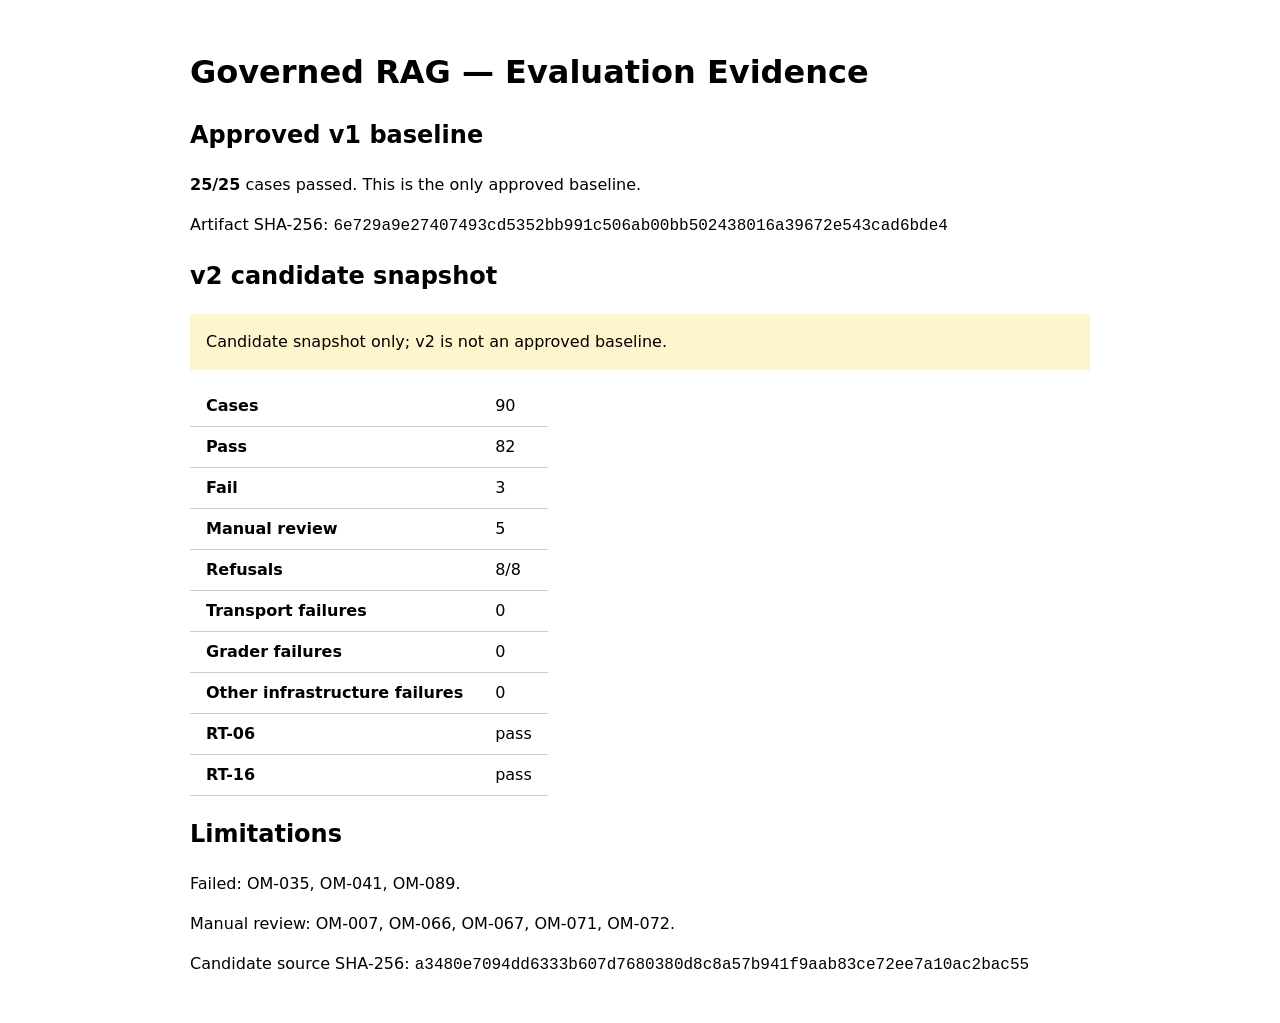
<file: docs/evaluation/index.html>
<!-- GENERATED from status.json; do not edit counts by hand. -->
<!doctype html><meta charset="utf-8"><meta name="viewport" content="width=device-width,initial-scale=1"><title>Governed RAG — Evaluation Evidence</title>
<style>body{font:16px/1.5 system-ui;max-width:900px;margin:3rem auto;padding:0 1rem}table{border-collapse:collapse}th,td{padding:.5rem 1rem;border-bottom:1px solid #ccc;text-align:left}.note{padding:1rem;background:#fff5cc}</style>
<h1>Governed RAG — Evaluation Evidence</h1>
<section><h2>Approved v1 baseline</h2><p><strong>25/25</strong> cases passed. This is the only approved baseline.</p><p>Artifact SHA-256: <code>6e729a9e27407493cd5352bb991c506ab00bb502438016a39672e543cad6bde4</code></p></section>
<section><h2>v2 candidate snapshot</h2><p class="note">Candidate snapshot only; v2 is not an approved baseline.</p>
<table><tr><th>Cases</th><td>90</td></tr><tr><th>Pass</th><td>82</td></tr><tr><th>Fail</th><td>3</td></tr><tr><th>Manual review</th><td>5</td></tr><tr><th>Refusals</th><td>8/8</td></tr><tr><th>Transport failures</th><td>0</td></tr><tr><th>Grader failures</th><td>0</td></tr><tr><th>Other infrastructure failures</th><td>0</td></tr><tr><th>RT-06</th><td>pass</td></tr><tr><th>RT-16</th><td>pass</td></tr></table>
<h2>Limitations</h2><p>Failed: OM-035, OM-041, OM-089.</p><p>Manual review: OM-007, OM-066, OM-067, OM-071, OM-072.</p>
<p>Candidate source SHA-256: <code>a3480e7094dd6333b607d7680380d8c8a57b941f9aab83ce72ee7a10ac2bac55</code></p></section>
</file>
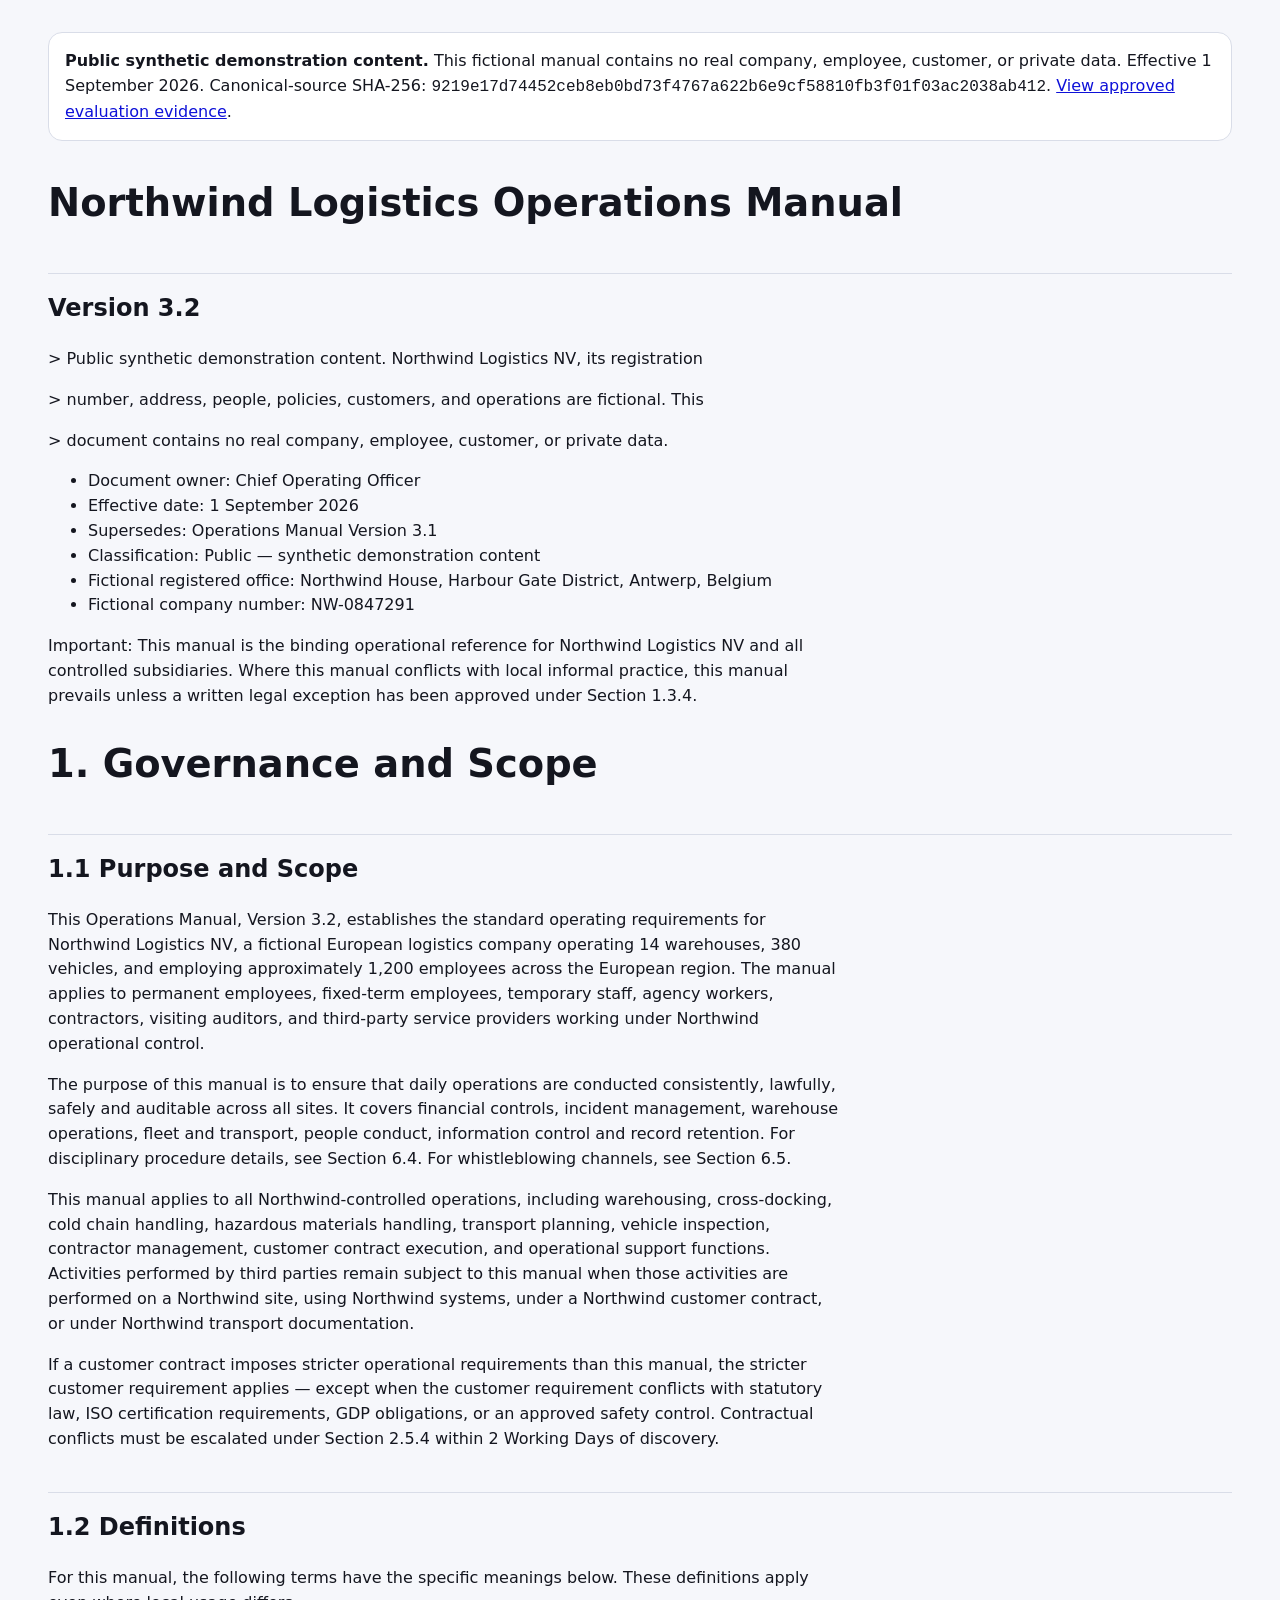
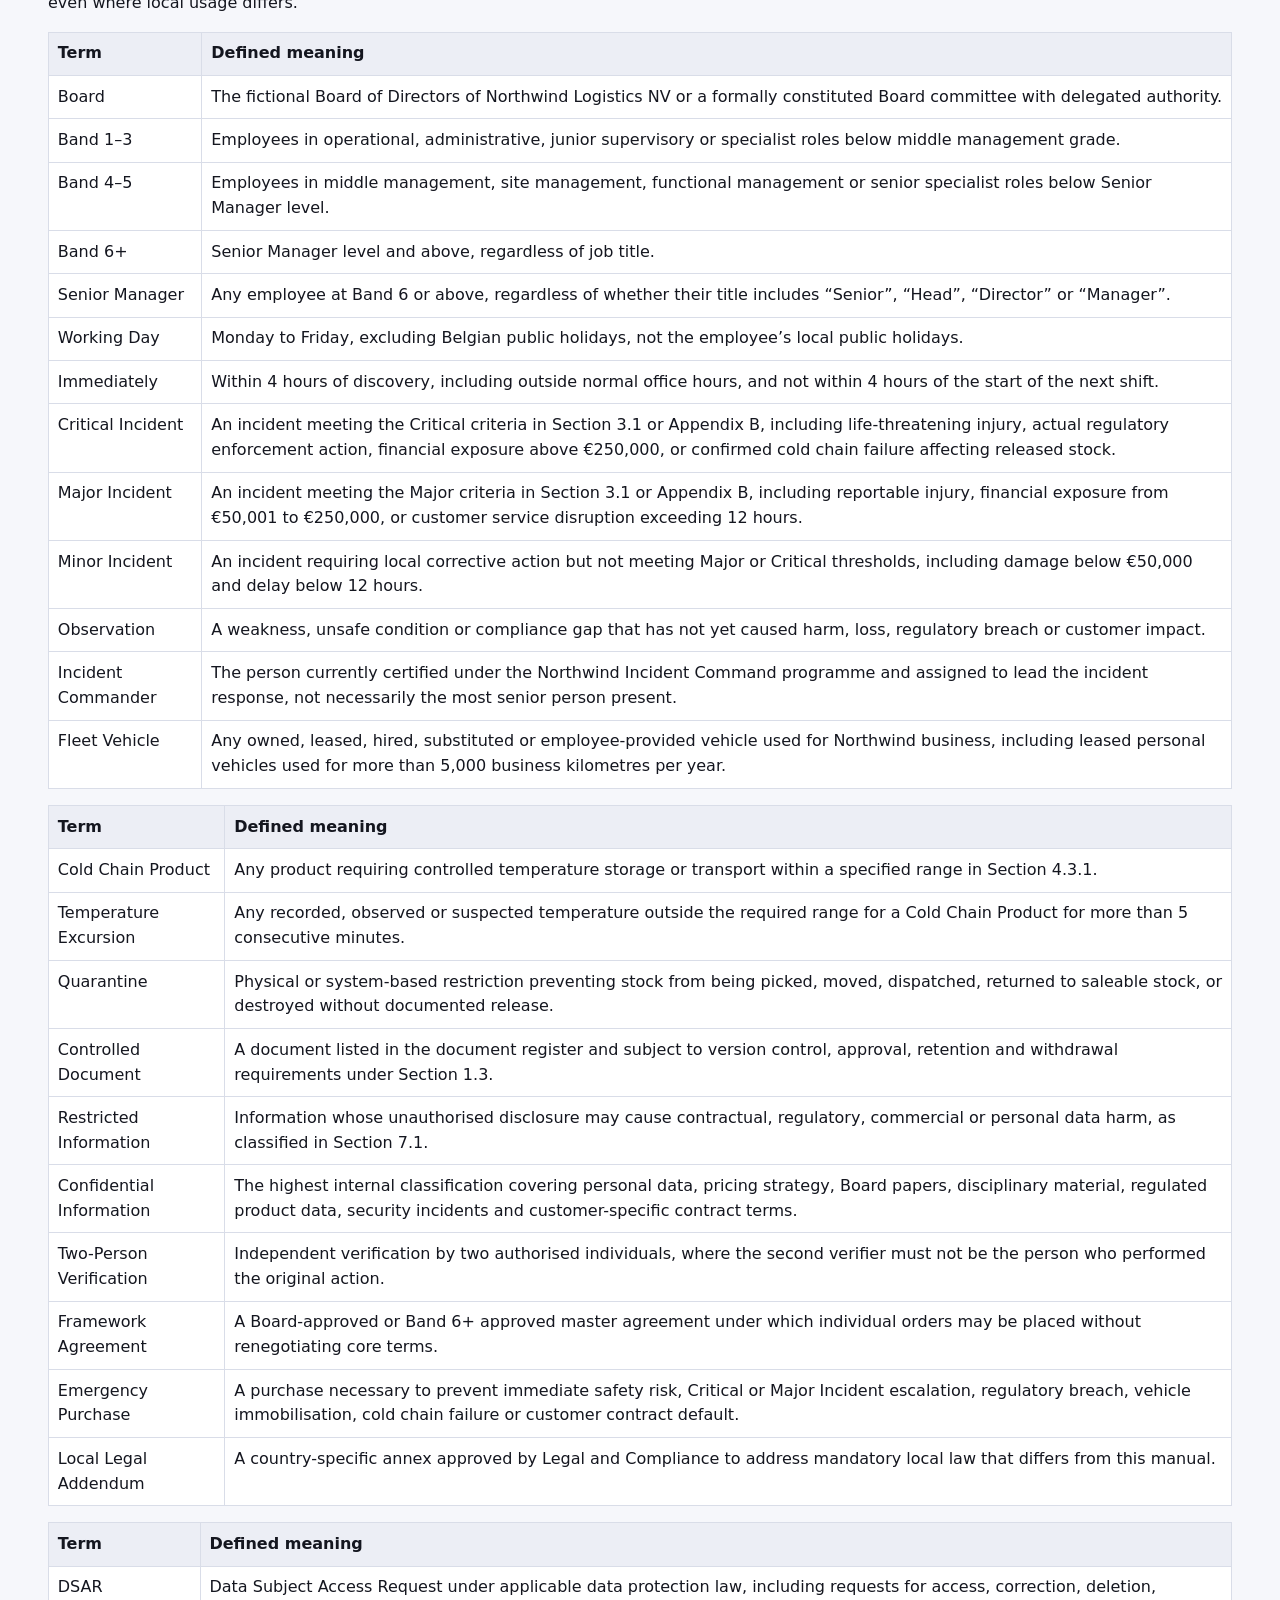
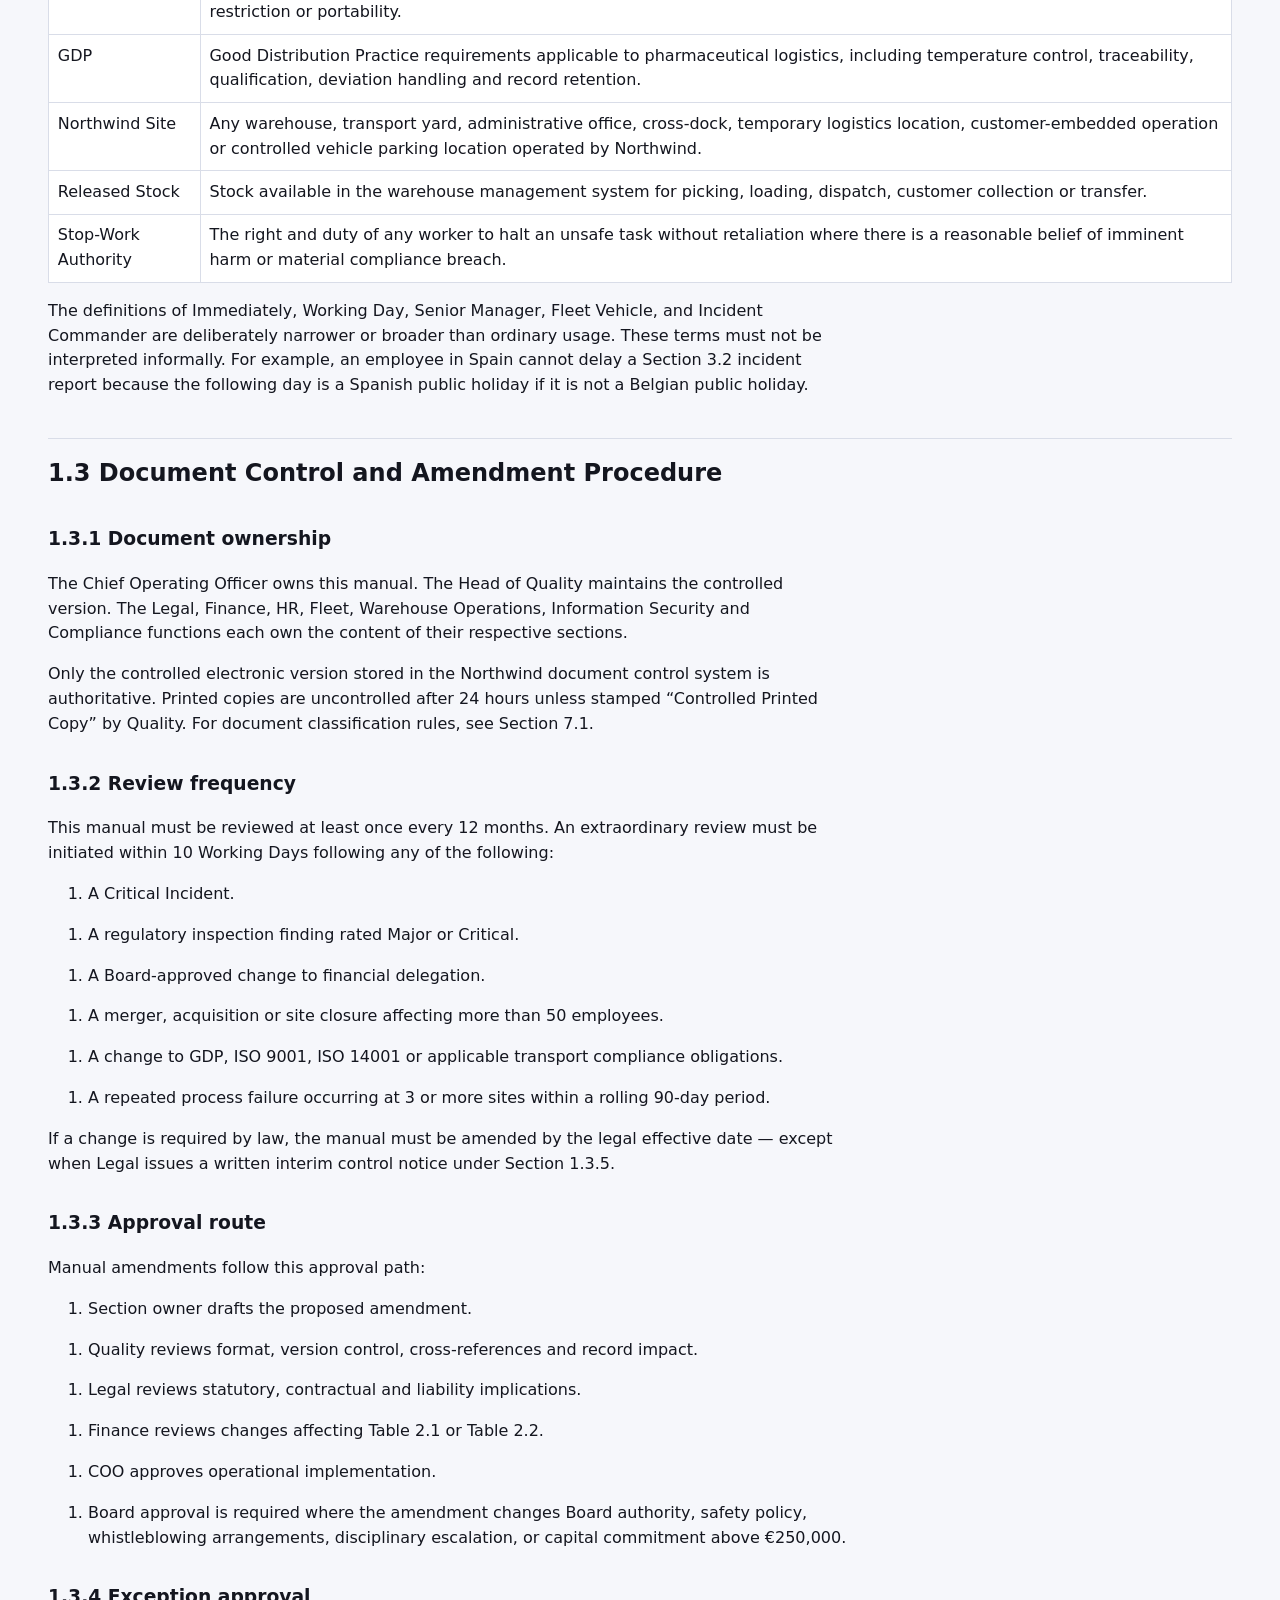
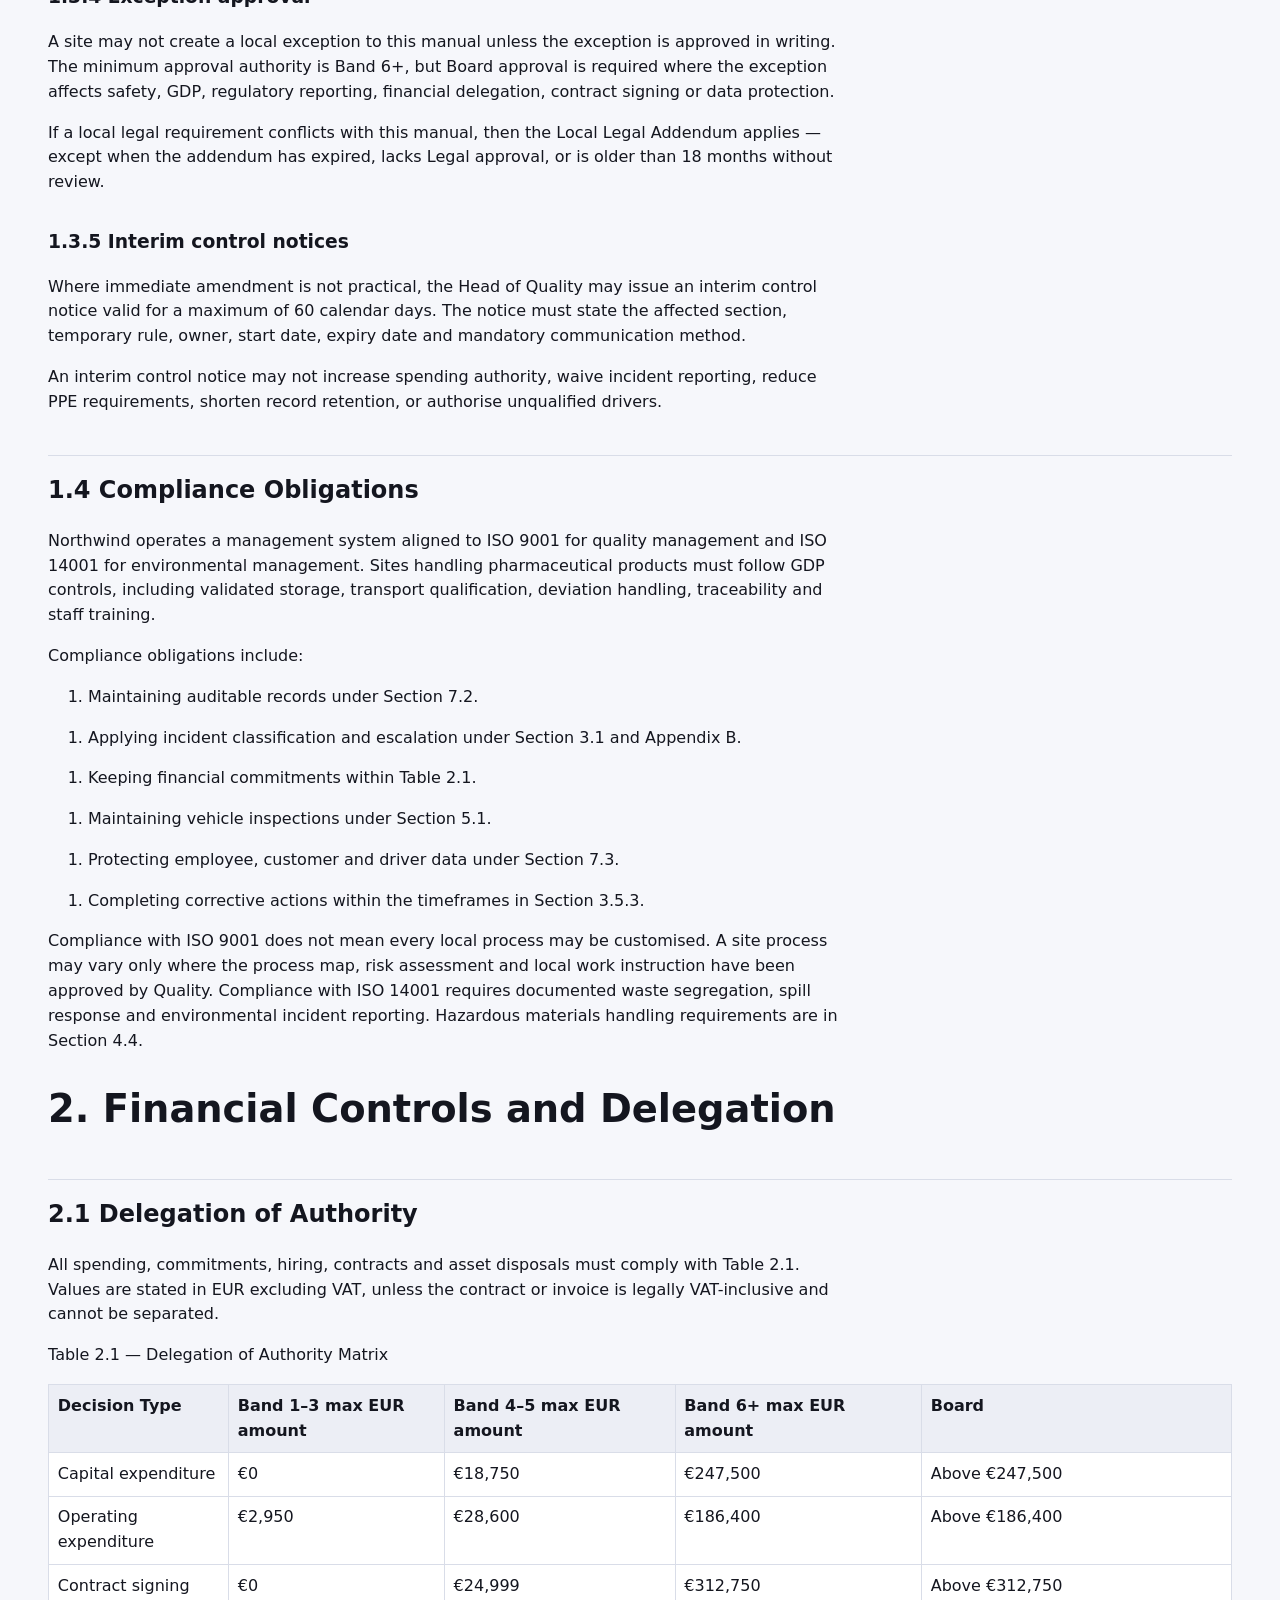
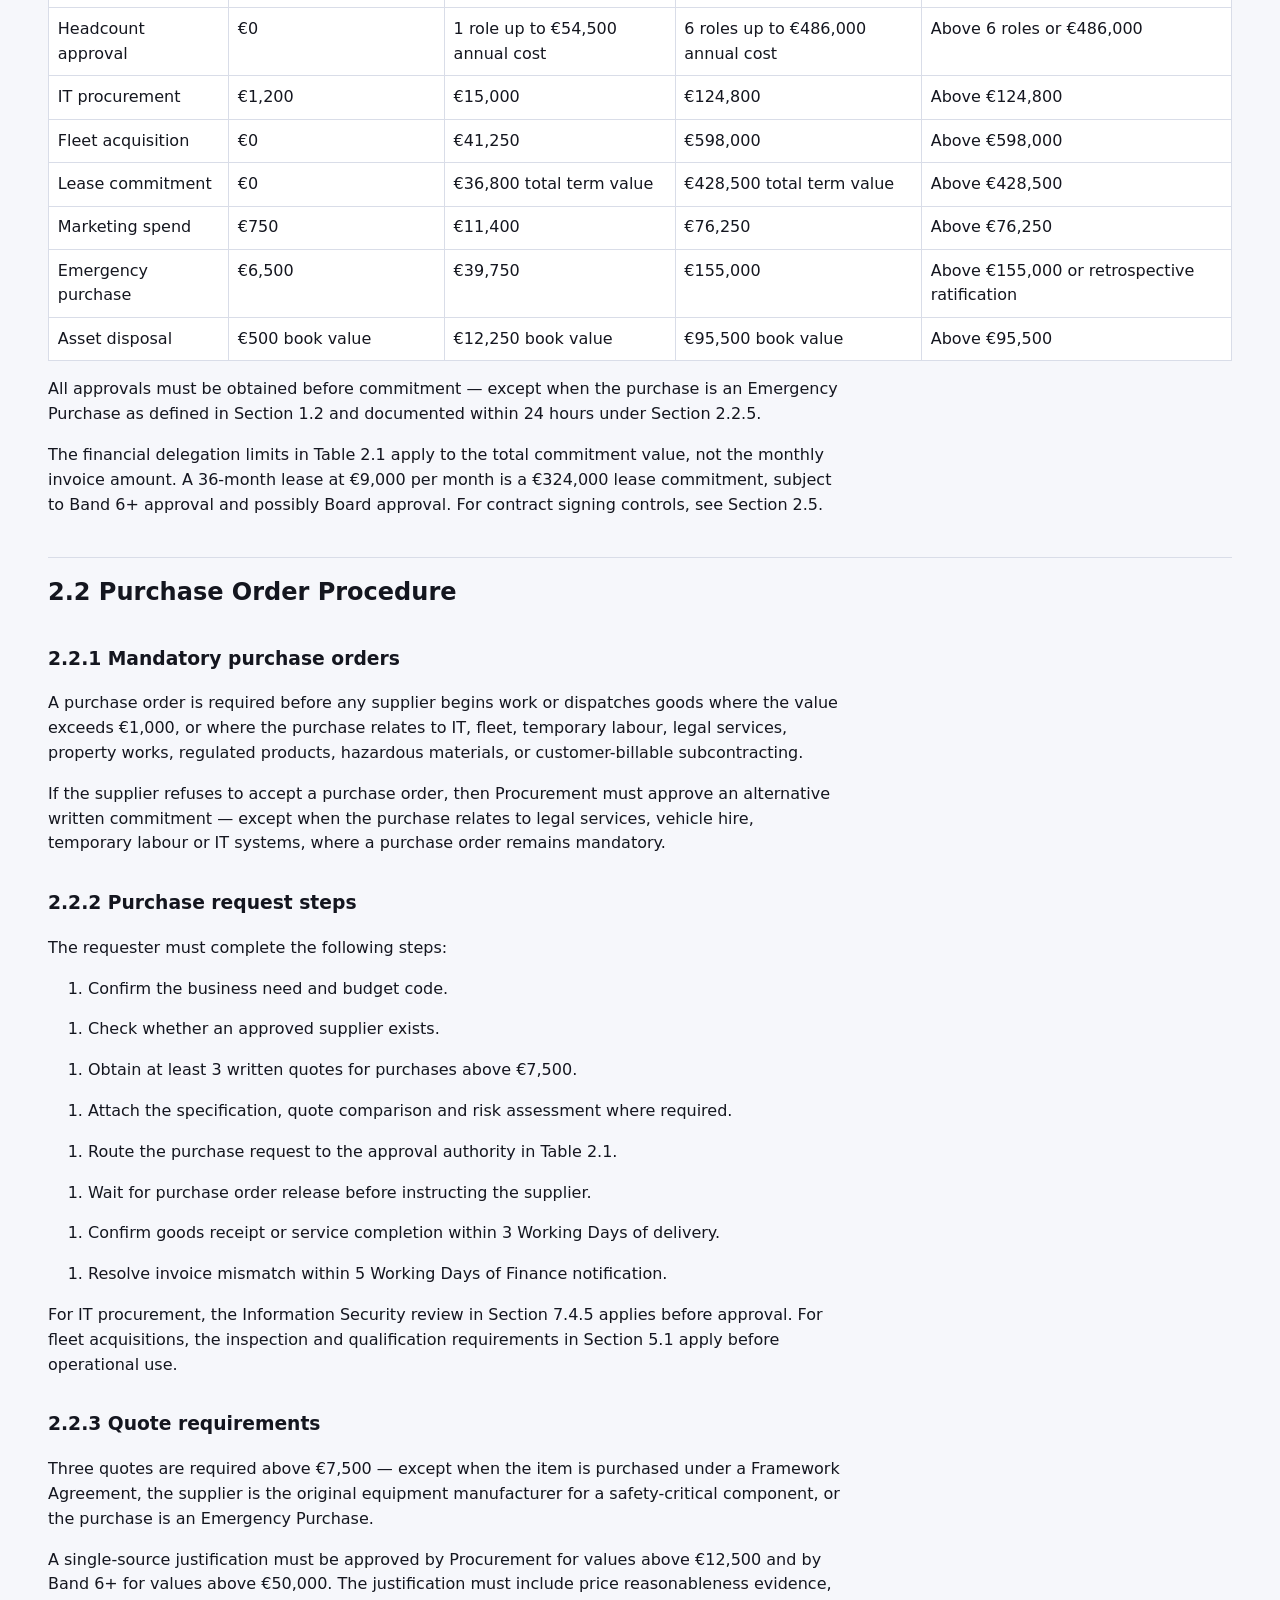
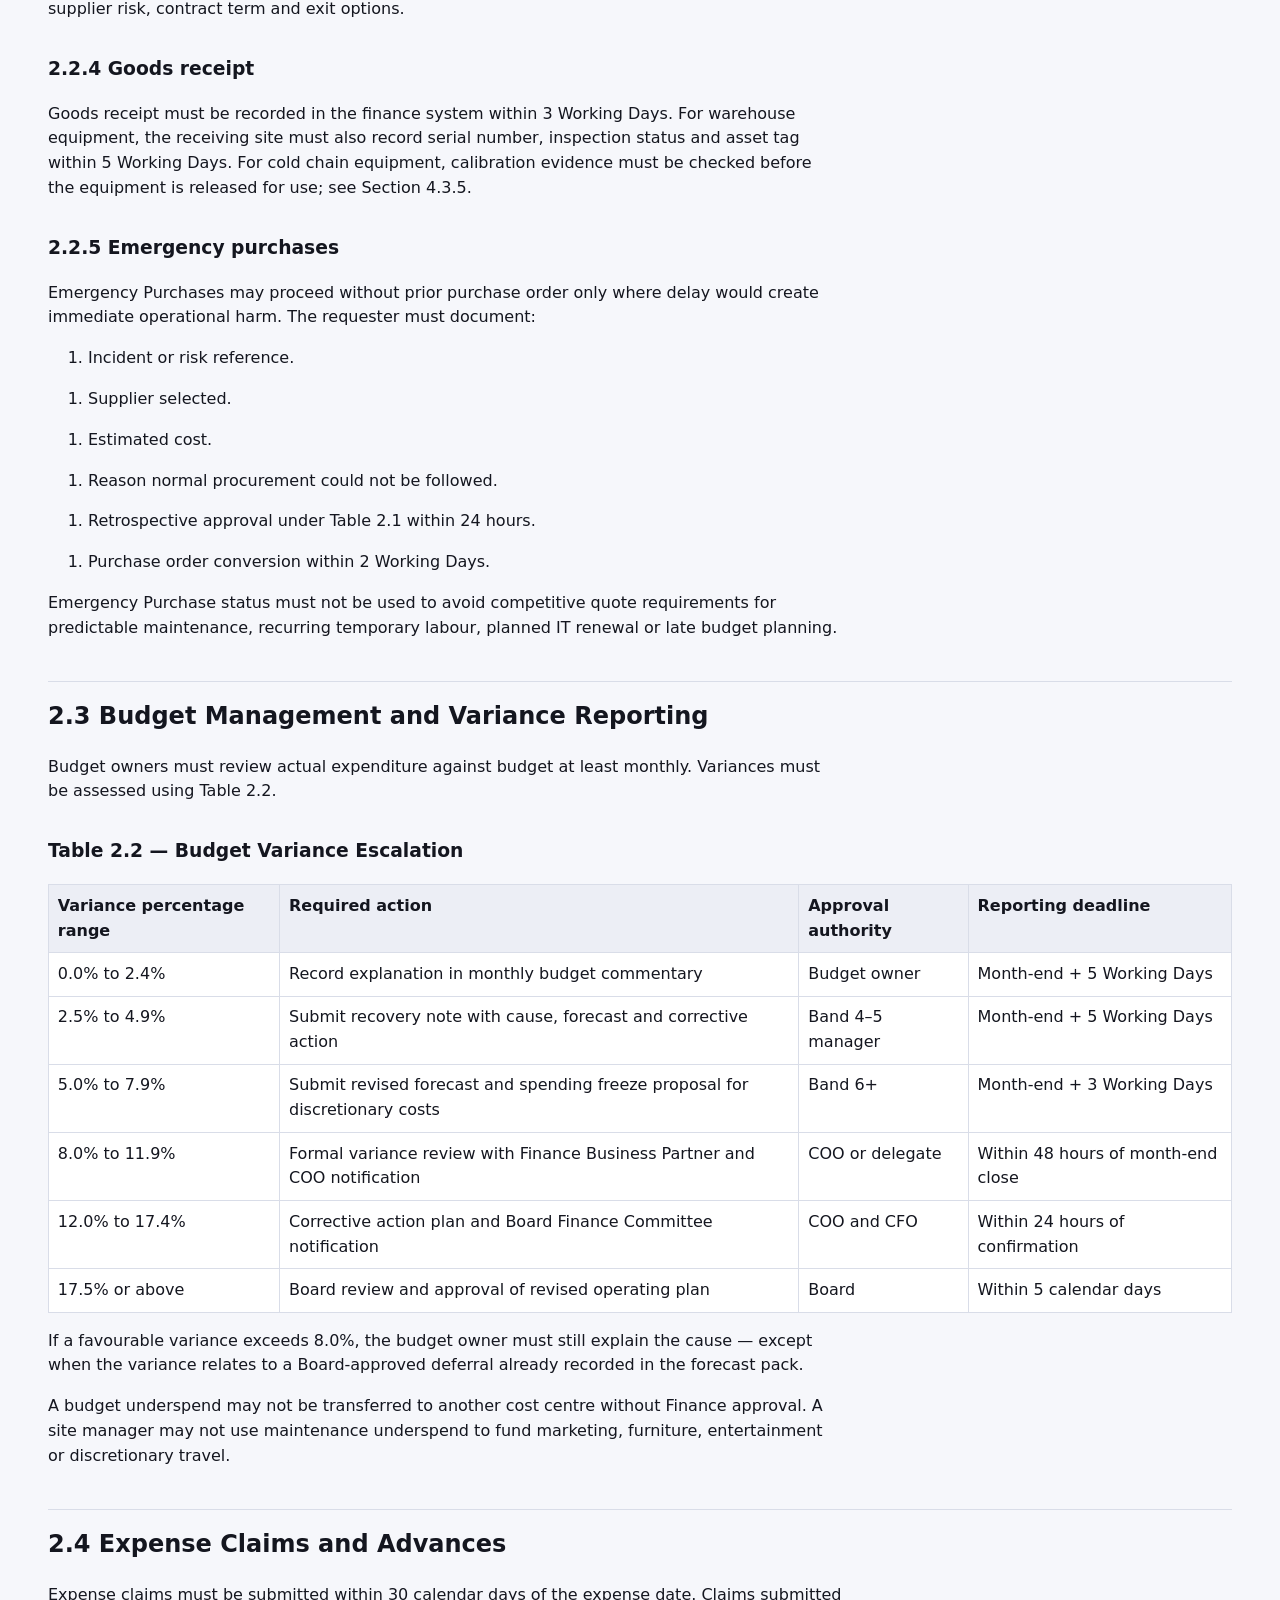
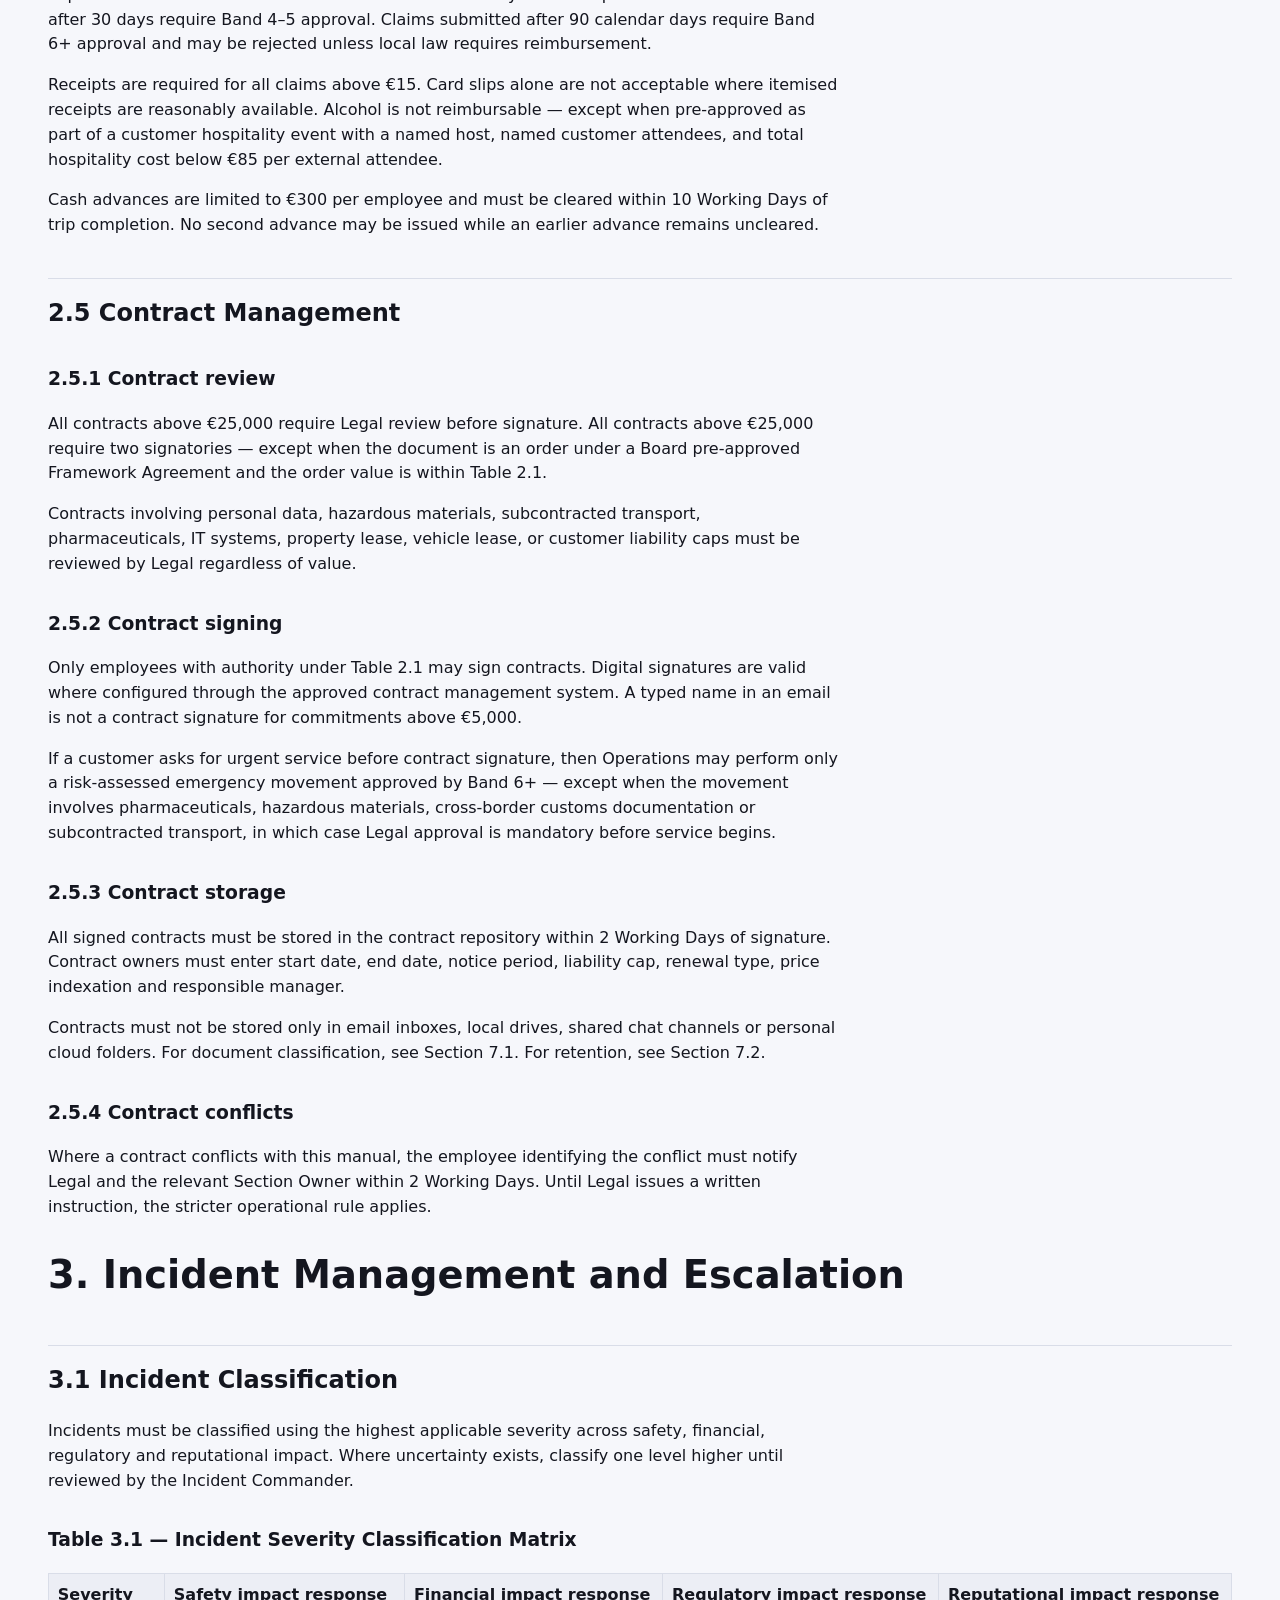
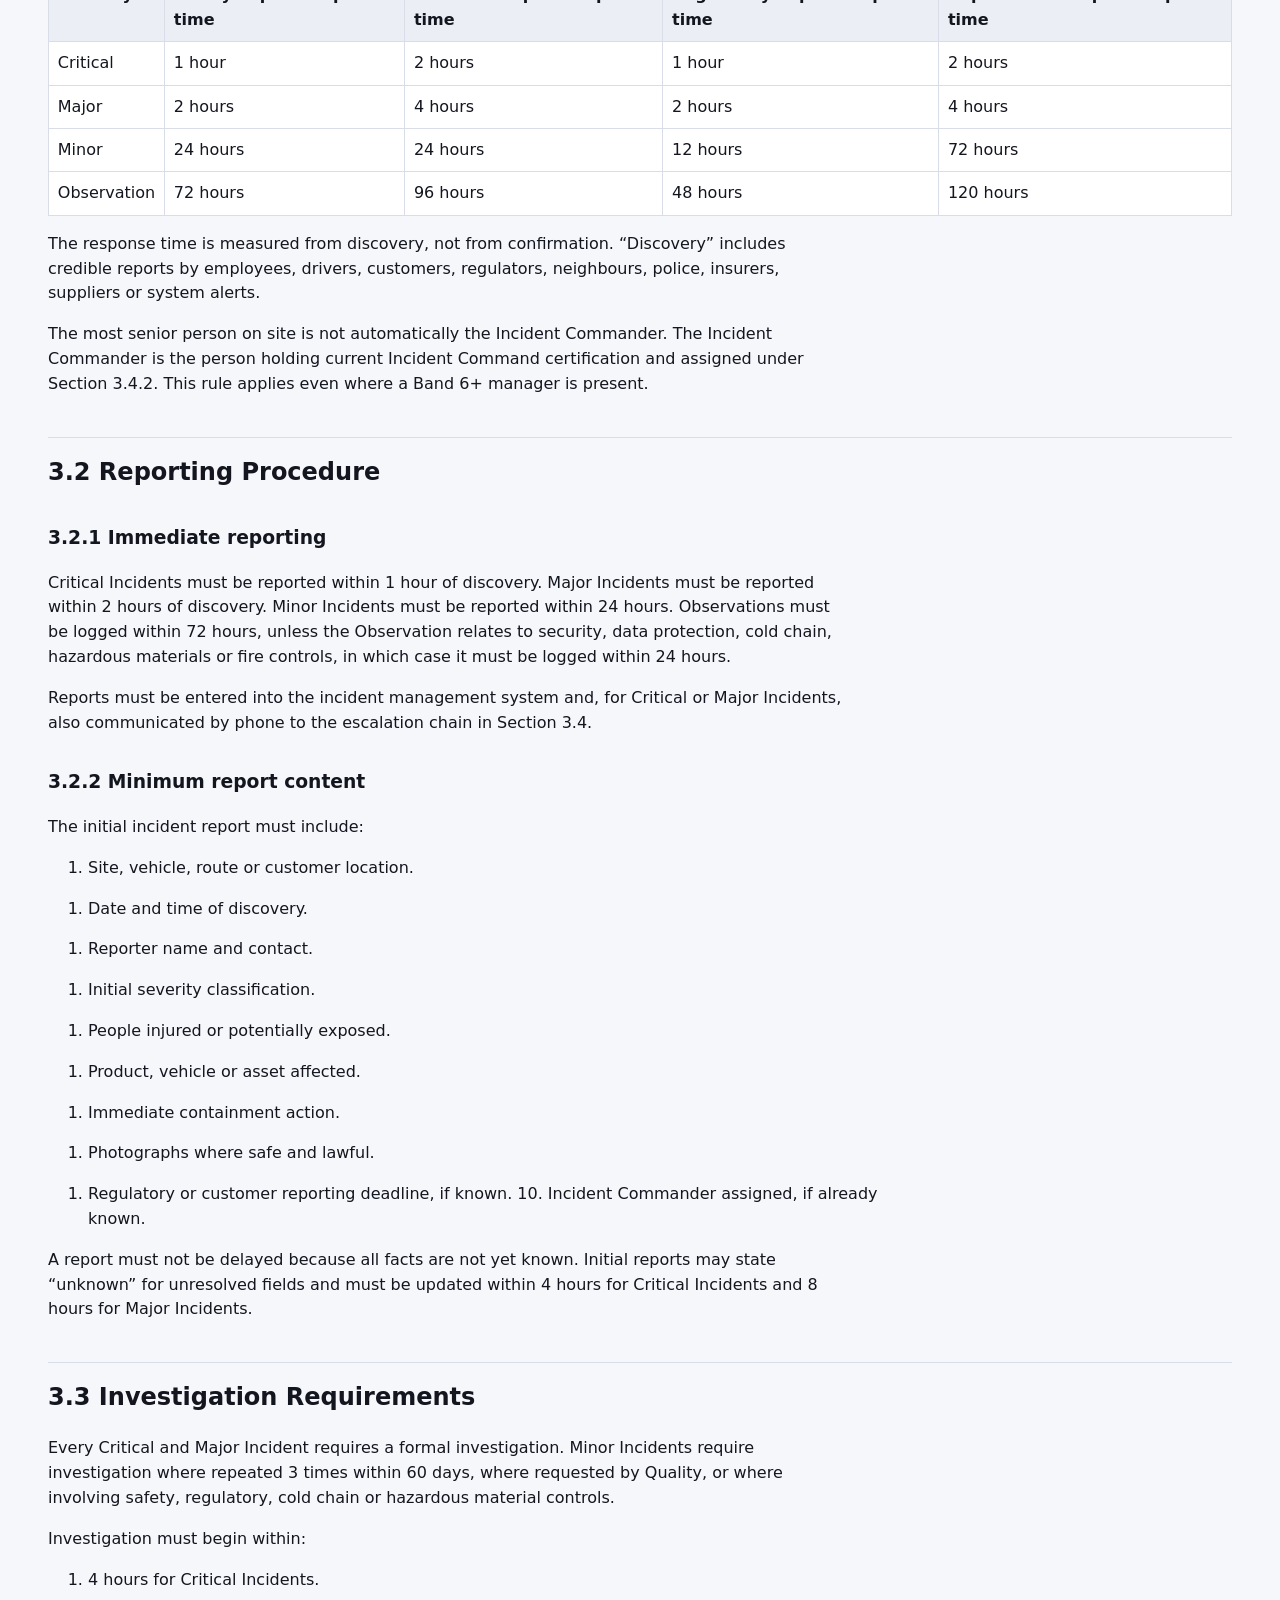
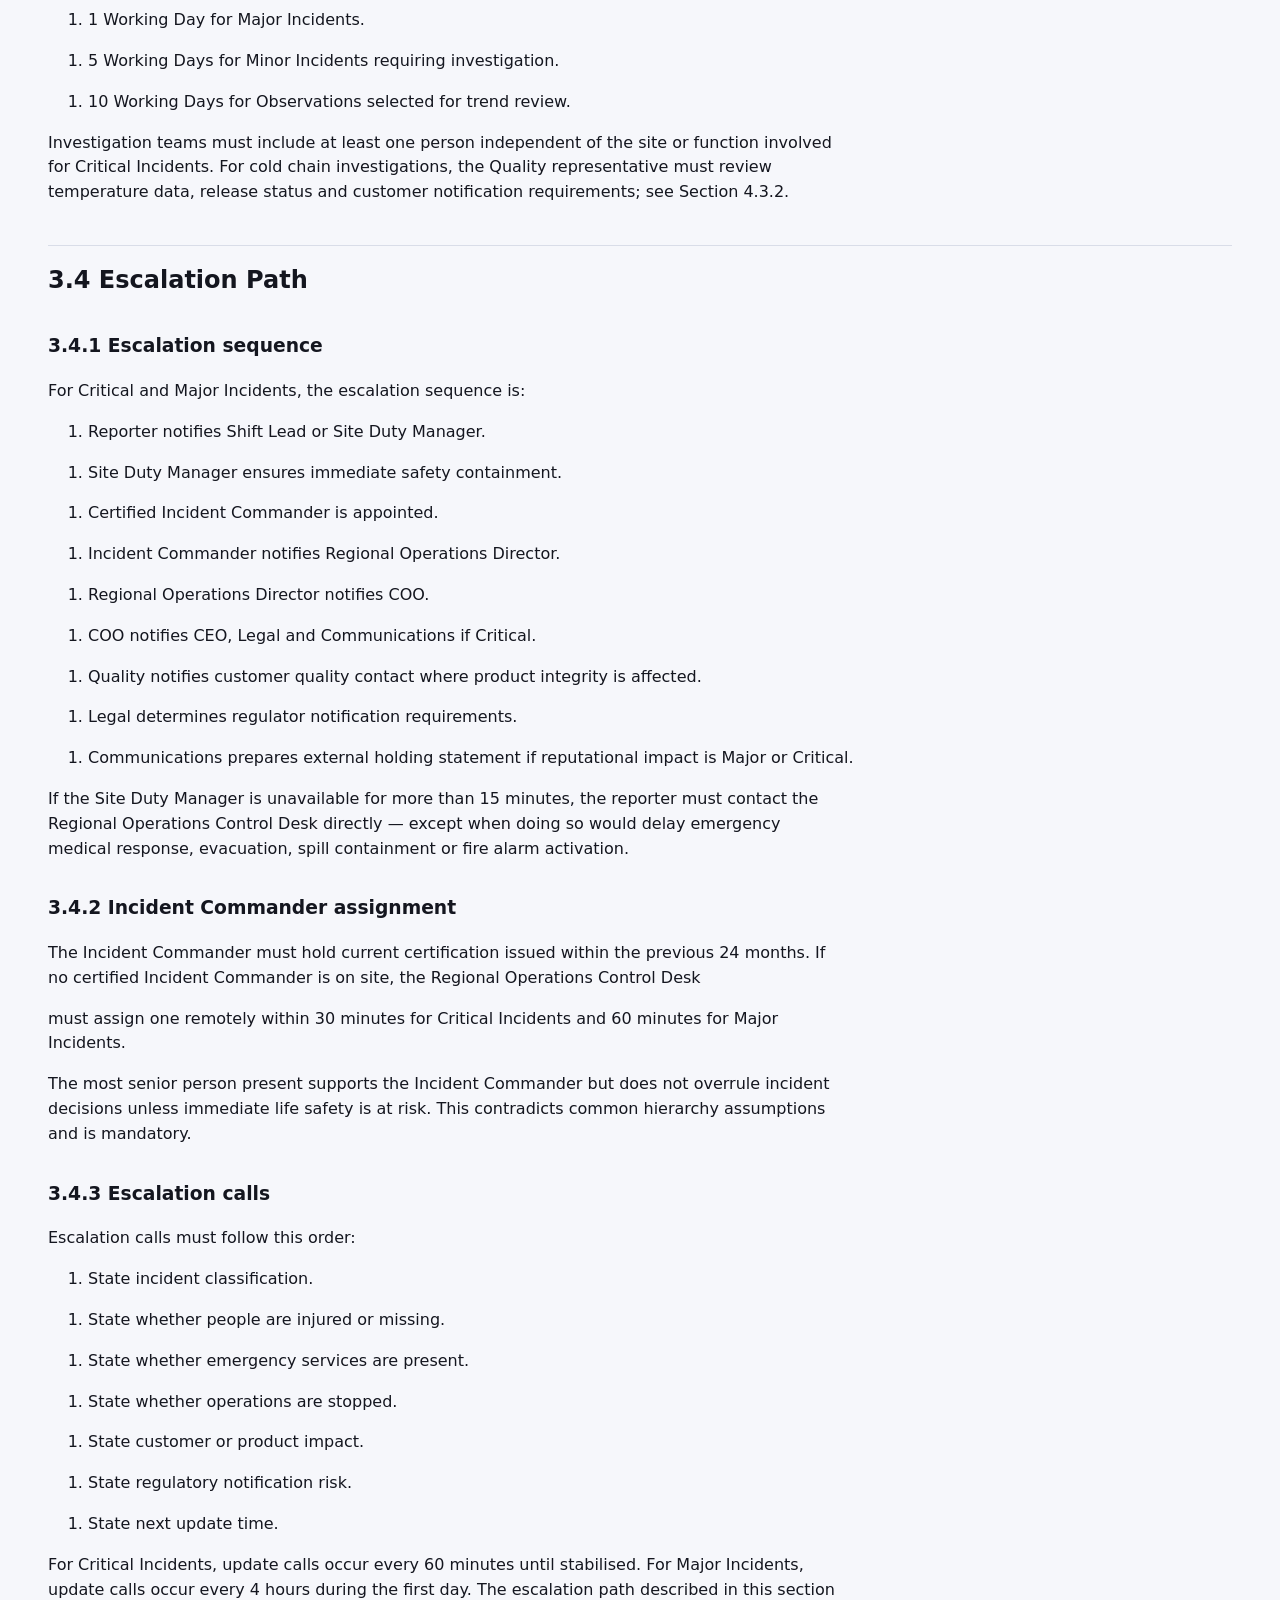
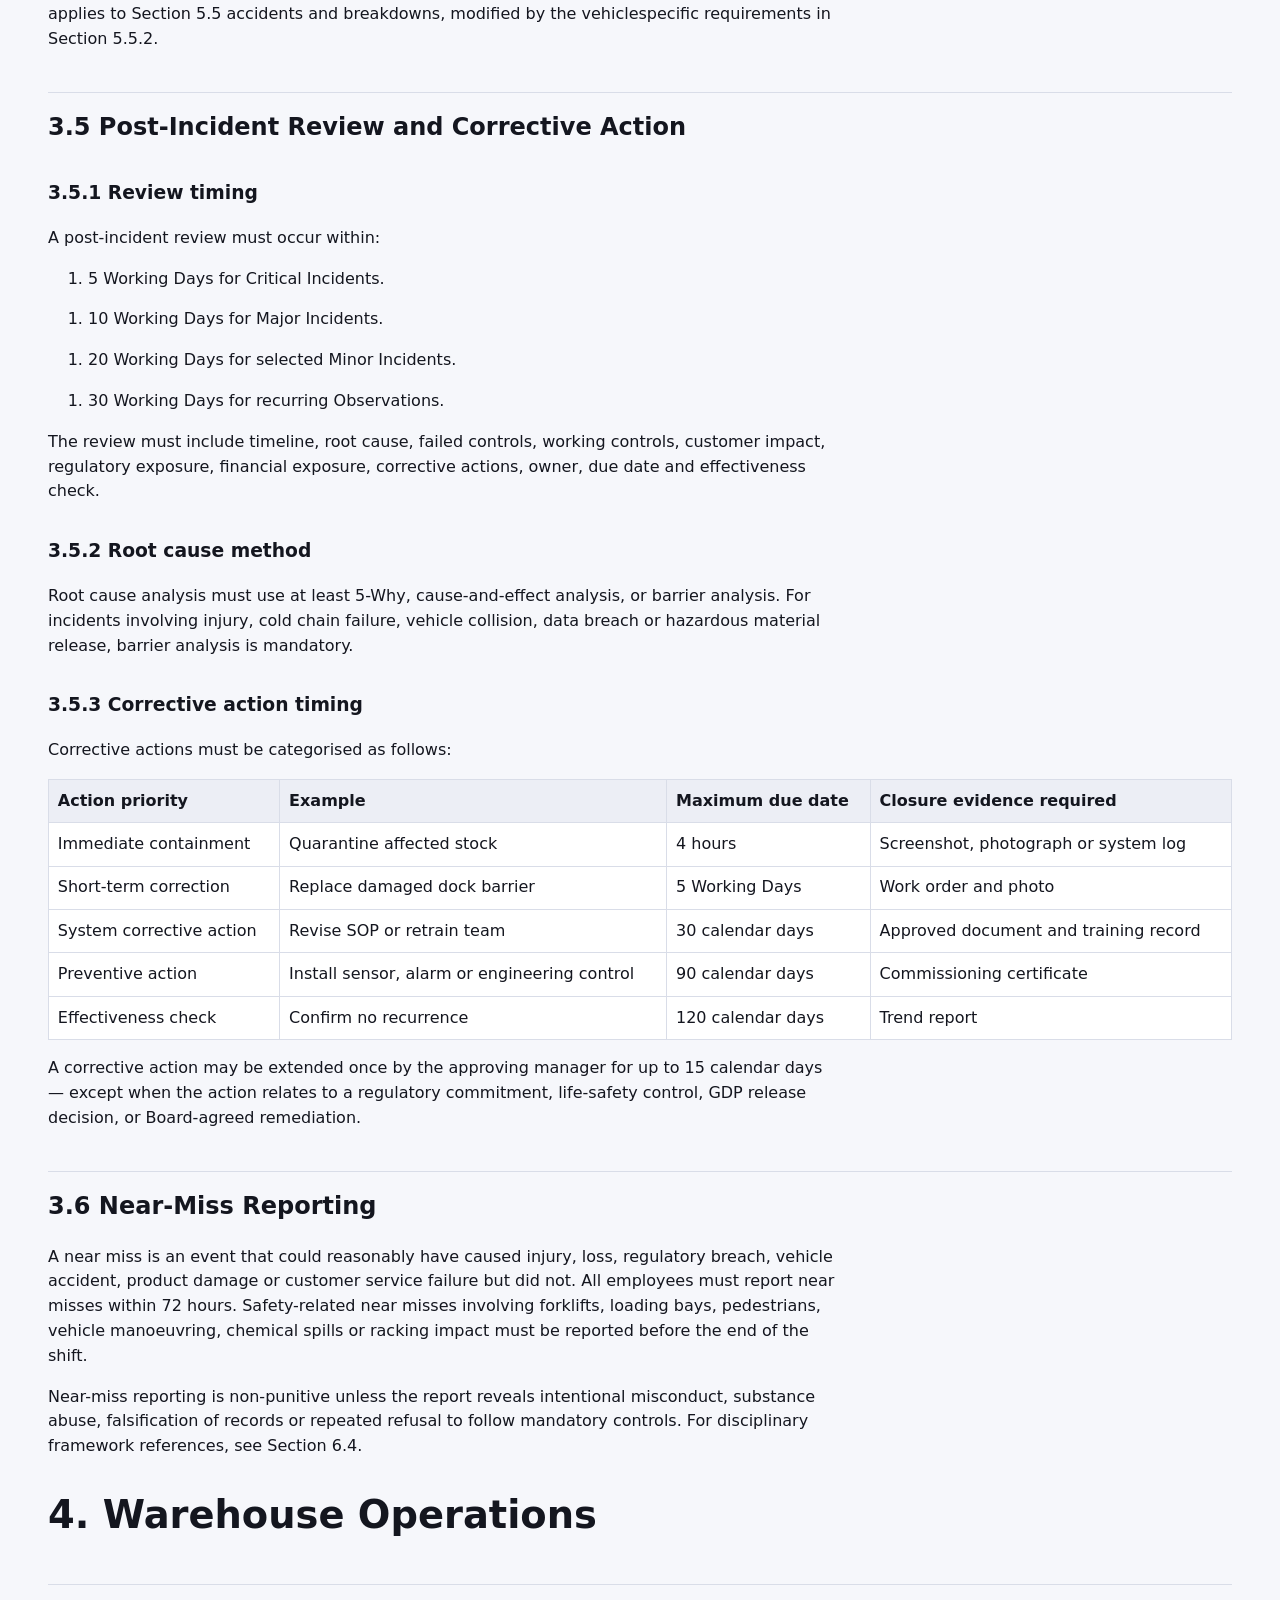
<file: docs/manual/index.html>
<!-- GENERATED FILE. Source: STARTER/corpus/source_documents/northwind-operations-manual-v3.2.md -->
<!doctype html>
<html lang="en"><head><meta charset="utf-8"><meta name="viewport" content="width=device-width,initial-scale=1">
<title>Northwind Operations Manual v3.2 — Synthetic Demo</title>
<style>
:root{--bg:#f6f7fb;--card:#fff;--ink:#14161f;--muted:#586373;--line:#d9dde8;--accent:#0e11d8}
*{box-sizing:border-box}body{margin:0;background:var(--bg);color:var(--ink);font:16px/1.55 Inter,system-ui,sans-serif}
main{max-width:76rem;margin:auto;padding:2rem 1rem 5rem}.notice{background:var(--card);border:1px solid var(--line);border-radius:14px;padding:1rem;margin-bottom:2rem}
h1{font-size:2.4rem}h2{margin-top:2.5rem;border-top:1px solid var(--line);padding-top:1rem}h3{margin-top:2rem}p,li{max-width:78ch}
.table-scroll{overflow:auto;margin:1rem 0}table{border-collapse:collapse;width:100%;background:var(--card)}th,td{border:1px solid var(--line);padding:.55rem;text-align:left;vertical-align:top}th{background:#eceef5}code{overflow-wrap:anywhere}a{color:var(--accent)}
</style></head><body><main>
<div class="notice"><strong>Public synthetic demonstration content.</strong> This fictional manual contains no real company, employee, customer, or private data. Effective 1 September 2026. Canonical-source SHA-256: <code>9219e17d74452ceb8eb0bd73f4767a622b6e9cf58810fb3f01f03ac2038ab412</code>. <a href="../evaluation/">View approved evaluation evidence</a>.</div>
<h1>Northwind Logistics Operations Manual</h1>
<h2>Version 3.2</h2>
<p>&gt; Public synthetic demonstration content. Northwind Logistics NV, its registration</p>
<p>&gt; number, address, people, policies, customers, and operations are fictional. This</p>
<p>&gt; document contains no real company, employee, customer, or private data.</p>
<ul>
<li>Document owner: Chief Operating Officer</li>
<li>Effective date: 1 September 2026</li>
<li>Supersedes: Operations Manual Version 3.1</li>
<li>Classification: Public — synthetic demonstration content</li>
<li>Fictional registered office: Northwind House, Harbour Gate District, Antwerp, Belgium</li>
<li>Fictional company number: NW-0847291</li>
</ul>
<p>Important: This manual is the binding operational reference for Northwind Logistics NV and all controlled subsidiaries. Where this manual conflicts with local informal practice, this manual prevails unless a written legal exception has been approved under Section 1.3.4.</p>
<h1>1. Governance and Scope</h1>
<h2>1.1 Purpose and Scope</h2>
<p>This Operations Manual, Version 3.2, establishes the standard operating requirements for Northwind Logistics NV, a fictional European logistics company operating 14 warehouses, 380 vehicles, and employing approximately 1,200 employees across the European region. The manual applies to permanent employees, fixed-term employees, temporary staff, agency workers, contractors, visiting auditors, and third-party service providers working under Northwind operational control.</p>
<p>The purpose of this manual is to ensure that daily operations are conducted consistently, lawfully, safely and auditable across all sites. It covers financial controls, incident management, warehouse operations, fleet and transport, people conduct, information control and record retention. For disciplinary procedure details, see Section 6.4. For whistleblowing channels, see Section 6.5.</p>
<p>This manual applies to all Northwind-controlled operations, including warehousing, cross-docking, cold chain handling, hazardous materials handling, transport planning, vehicle inspection, contractor management, customer contract execution, and operational support functions. Activities performed by third parties remain subject to this manual when those activities are performed on a Northwind site, using Northwind systems, under a Northwind customer contract, or under Northwind transport documentation.</p>
<p>If a customer contract imposes stricter operational requirements than this manual, the stricter customer requirement applies — except when the customer requirement conflicts with statutory law, ISO certification requirements, GDP obligations, or an approved safety control. Contractual conflicts must be escalated under Section 2.5.4 within 2 Working Days of discovery.</p>
<h2>1.2 Definitions</h2>
<p>For this manual, the following terms have the specific meanings below. These definitions apply even where local usage differs.</p>
<div class="table-scroll"><table><thead><tr>
<th>Term</th>
<th>Defined meaning</th>
</tr></thead><tbody>
<tr>
<td>Board</td>
<td>The fictional Board of Directors of Northwind Logistics NV or a formally constituted Board committee with delegated authority.</td>
</tr>
<tr>
<td>Band 1–3</td>
<td>Employees in operational, administrative, junior supervisory or specialist roles below middle management grade.</td>
</tr>
<tr>
<td>Band 4–5</td>
<td>Employees in middle management, site management, functional management or senior specialist roles below Senior Manager level.</td>
</tr>
<tr>
<td>Band 6+</td>
<td>Senior Manager level and above, regardless of job title.</td>
</tr>
<tr>
<td>Senior Manager</td>
<td>Any employee at Band 6 or above, regardless of whether their title includes “Senior”, “Head”, “Director” or “Manager”.</td>
</tr>
<tr>
<td>Working Day</td>
<td>Monday to Friday, excluding Belgian public holidays, not the employee’s local public holidays.</td>
</tr>
<tr>
<td>Immediately</td>
<td>Within 4 hours of discovery, including outside normal office hours, and not within 4 hours of the start of the next shift.</td>
</tr>
<tr>
<td>Critical Incident</td>
<td>An incident meeting the Critical criteria in Section 3.1 or Appendix B, including life-threatening injury, actual regulatory enforcement action, financial exposure above €250,000, or confirmed cold chain failure affecting released stock.</td>
</tr>
<tr>
<td>Major Incident</td>
<td>An incident meeting the Major criteria in Section 3.1 or Appendix B, including reportable injury, financial exposure from €50,001 to €250,000, or customer service disruption exceeding 12 hours.</td>
</tr>
<tr>
<td>Minor Incident</td>
<td>An incident requiring local corrective action but not meeting Major or Critical thresholds, including damage below €50,000 and delay below 12 hours.</td>
</tr>
<tr>
<td>Observation</td>
<td>A weakness, unsafe condition or compliance gap that has not yet caused harm, loss, regulatory breach or customer impact.</td>
</tr>
<tr>
<td>Incident Commander</td>
<td>The person currently certified under the Northwind Incident Command programme and assigned to lead the incident response, not necessarily the most senior person present.</td>
</tr>
<tr>
<td>Fleet Vehicle</td>
<td>Any owned, leased, hired, substituted or employee-provided vehicle used for Northwind business, including leased personal vehicles used for more than 5,000 business kilometres per year.</td>
</tr>
</tbody></table></div>
<div class="table-scroll"><table><thead><tr>
<th>Term</th>
<th>Defined meaning</th>
</tr></thead><tbody>
<tr>
<td>Cold Chain Product</td>
<td>Any product requiring controlled temperature storage or transport within a specified range in Section 4.3.1.</td>
</tr>
<tr>
<td>Temperature Excursion</td>
<td>Any recorded, observed or suspected temperature outside the required range for a Cold Chain Product for more than 5 consecutive minutes.</td>
</tr>
<tr>
<td>Quarantine</td>
<td>Physical or system-based restriction preventing stock from being picked, moved, dispatched, returned to saleable stock, or destroyed without documented release.</td>
</tr>
<tr>
<td>Controlled Document</td>
<td>A document listed in the document register and subject to version control, approval, retention and withdrawal requirements under Section 1.3.</td>
</tr>
<tr>
<td>Restricted Information</td>
<td>Information whose unauthorised disclosure may cause contractual, regulatory, commercial or personal data harm, as classified in Section 7.1.</td>
</tr>
<tr>
<td>Confidential Information</td>
<td>The highest internal classification covering personal data, pricing strategy, Board papers, disciplinary material, regulated product data, security incidents and customer-specific contract terms.</td>
</tr>
<tr>
<td>Two-Person Verification</td>
<td>Independent verification by two authorised individuals, where the second verifier must not be the person who performed the original action.</td>
</tr>
<tr>
<td>Framework Agreement</td>
<td>A Board-approved or Band 6+ approved master agreement under which individual orders may be placed without renegotiating core terms.</td>
</tr>
<tr>
<td>Emergency Purchase</td>
<td>A purchase necessary to prevent immediate safety risk, Critical or Major Incident escalation, regulatory breach, vehicle immobilisation, cold chain failure or customer contract default.</td>
</tr>
<tr>
<td>Local Legal Addendum</td>
<td>A country-specific annex approved by Legal and Compliance to address mandatory local law that differs from this manual.</td>
</tr>
</tbody></table></div>
<div class="table-scroll"><table><thead><tr>
<th>Term</th>
<th>Defined meaning</th>
</tr></thead><tbody>
<tr>
<td>DSAR</td>
<td>Data Subject Access Request under applicable data protection law, including requests for access, correction, deletion, restriction or portability.</td>
</tr>
<tr>
<td>GDP</td>
<td>Good Distribution Practice requirements applicable to pharmaceutical logistics, including temperature control, traceability, qualification, deviation handling and record retention.</td>
</tr>
<tr>
<td>Northwind Site</td>
<td>Any warehouse, transport yard, administrative office, cross-dock, temporary logistics location, customer-embedded operation or controlled vehicle parking location operated by Northwind.</td>
</tr>
<tr>
<td>Released Stock</td>
<td>Stock available in the warehouse management system for picking, loading, dispatch, customer collection or transfer.</td>
</tr>
<tr>
<td>Stop-Work Authority</td>
<td>The right and duty of any worker to halt an unsafe task without retaliation where there is a reasonable belief of imminent harm or material compliance breach.</td>
</tr>
</tbody></table></div>
<p>The definitions of Immediately, Working Day, Senior Manager, Fleet Vehicle, and Incident Commander are deliberately narrower or broader than ordinary usage. These terms must not be interpreted informally. For example, an employee in Spain cannot delay a Section 3.2 incident report because the following day is a Spanish public holiday if it is not a Belgian public holiday.</p>
<h2>1.3 Document Control and Amendment Procedure</h2>
<h3>1.3.1 Document ownership</h3>
<p>The Chief Operating Officer owns this manual. The Head of Quality maintains the controlled version. The Legal, Finance, HR, Fleet, Warehouse Operations, Information Security and Compliance functions each own the content of their respective sections.</p>
<p>Only the controlled electronic version stored in the Northwind document control system is authoritative. Printed copies are uncontrolled after 24 hours unless stamped “Controlled Printed Copy” by Quality. For document classification rules, see Section 7.1.</p>
<h3>1.3.2 Review frequency</h3>
<p>This manual must be reviewed at least once every 12 months. An extraordinary review must be initiated within 10 Working Days following any of the following:</p>
<ol>
<li>A Critical Incident.</li>
</ol>
<ol>
<li>A regulatory inspection finding rated Major or Critical.</li>
</ol>
<ol>
<li>A Board-approved change to financial delegation.</li>
</ol>
<ol>
<li>A merger, acquisition or site closure affecting more than 50 employees.</li>
</ol>
<ol>
<li>A change to GDP, ISO 9001, ISO 14001 or applicable transport compliance obligations.</li>
</ol>
<ol>
<li>A repeated process failure occurring at 3 or more sites within a rolling 90-day period.</li>
</ol>
<p>If a change is required by law, the manual must be amended by the legal effective date — except when Legal issues a written interim control notice under Section 1.3.5.</p>
<h3>1.3.3 Approval route</h3>
<p>Manual amendments follow this approval path:</p>
<ol>
<li>Section owner drafts the proposed amendment.</li>
</ol>
<ol>
<li>Quality reviews format, version control, cross-references and record impact.</li>
</ol>
<ol>
<li>Legal reviews statutory, contractual and liability implications.</li>
</ol>
<ol>
<li>Finance reviews changes affecting Table 2.1 or Table 2.2.</li>
</ol>
<ol>
<li>COO approves operational implementation.</li>
</ol>
<ol>
<li>Board approval is required where the amendment changes Board authority, safety policy, whistleblowing arrangements, disciplinary escalation, or capital commitment above €250,000.</li>
</ol>
<h3>1.3.4 Exception approval</h3>
<p>A site may not create a local exception to this manual unless the exception is approved in writing. The minimum approval authority is Band 6+, but Board approval is required where the exception affects safety, GDP, regulatory reporting, financial delegation, contract signing or data protection.</p>
<p>If a local legal requirement conflicts with this manual, then the Local Legal Addendum applies — except when the addendum has expired, lacks Legal approval, or is older than 18 months without review.</p>
<h3>1.3.5 Interim control notices</h3>
<p>Where immediate amendment is not practical, the Head of Quality may issue an interim control notice valid for a maximum of 60 calendar days. The notice must state the affected section, temporary rule, owner, start date, expiry date and mandatory communication method.</p>
<p>An interim control notice may not increase spending authority, waive incident reporting, reduce PPE requirements, shorten record retention, or authorise unqualified drivers.</p>
<h2>1.4 Compliance Obligations</h2>
<p>Northwind operates a management system aligned to ISO 9001 for quality management and ISO 14001 for environmental management. Sites handling pharmaceutical products must follow GDP controls, including validated storage, transport qualification, deviation handling, traceability and staff training.</p>
<p>Compliance obligations include:</p>
<ol>
<li>Maintaining auditable records under Section 7.2.</li>
</ol>
<ol>
<li>Applying incident classification and escalation under Section 3.1 and Appendix B.</li>
</ol>
<ol>
<li>Keeping financial commitments within Table 2.1.</li>
</ol>
<ol>
<li>Maintaining vehicle inspections under Section 5.1.</li>
</ol>
<ol>
<li>Protecting employee, customer and driver data under Section 7.3.</li>
</ol>
<ol>
<li>Completing corrective actions within the timeframes in Section 3.5.3.</li>
</ol>
<p>Compliance with ISO 9001 does not mean every local process may be customised. A site process may vary only where the process map, risk assessment and local work instruction have been approved by Quality. Compliance with ISO 14001 requires documented waste segregation, spill response and environmental incident reporting. Hazardous materials handling requirements are in Section 4.4.</p>
<h1>2. Financial Controls and Delegation</h1>
<h2>2.1 Delegation of Authority</h2>
<p>All spending, commitments, hiring, contracts and asset disposals must comply with Table 2.1. Values are stated in EUR excluding VAT, unless the contract or invoice is legally VAT-inclusive and cannot be separated.</p>
<p>Table 2.1 — Delegation of Authority Matrix</p>
<div class="table-scroll"><table><thead><tr>
<th>Decision Type</th>
<th>Band 1–3 max EUR amount</th>
<th>Band 4–5 max EUR amount</th>
<th>Band 6+ max EUR amount</th>
<th>Board</th>
</tr></thead><tbody>
<tr>
<td>Capital expenditure</td>
<td>€0</td>
<td>€18,750</td>
<td>€247,500</td>
<td>Above €247,500</td>
</tr>
<tr>
<td>Operating expenditure</td>
<td>€2,950</td>
<td>€28,600</td>
<td>€186,400</td>
<td>Above €186,400</td>
</tr>
<tr>
<td>Contract signing</td>
<td>€0</td>
<td>€24,999</td>
<td>€312,750</td>
<td>Above €312,750</td>
</tr>
<tr>
<td>Headcount approval</td>
<td>€0</td>
<td>1 role up to €54,500 annual cost</td>
<td>6 roles up to €486,000 annual cost</td>
<td>Above 6 roles or €486,000</td>
</tr>
<tr>
<td>IT procurement</td>
<td>€1,200</td>
<td>€15,000</td>
<td>€124,800</td>
<td>Above €124,800</td>
</tr>
<tr>
<td>Fleet acquisition</td>
<td>€0</td>
<td>€41,250</td>
<td>€598,000</td>
<td>Above €598,000</td>
</tr>
<tr>
<td>Lease commitment</td>
<td>€0</td>
<td>€36,800 total term value</td>
<td>€428,500 total term value</td>
<td>Above €428,500</td>
</tr>
<tr>
<td>Marketing spend</td>
<td>€750</td>
<td>€11,400</td>
<td>€76,250</td>
<td>Above €76,250</td>
</tr>
<tr>
<td>Emergency purchase</td>
<td>€6,500</td>
<td>€39,750</td>
<td>€155,000</td>
<td>Above €155,000 or retrospective ratification</td>
</tr>
<tr>
<td>Asset disposal</td>
<td>€500 book value</td>
<td>€12,250 book value</td>
<td>€95,500 book value</td>
<td>Above €95,500</td>
</tr>
</tbody></table></div>
<p>All approvals must be obtained before commitment — except when the purchase is an Emergency Purchase as defined in Section 1.2 and documented within 24 hours under Section 2.2.5.</p>
<p>The financial delegation limits in Table 2.1 apply to the total commitment value, not the monthly invoice amount. A 36-month lease at €9,000 per month is a €324,000 lease commitment, subject to Band 6+ approval and possibly Board approval. For contract signing controls, see Section 2.5.</p>
<h2>2.2 Purchase Order Procedure</h2>
<h3>2.2.1 Mandatory purchase orders</h3>
<p>A purchase order is required before any supplier begins work or dispatches goods where the value exceeds €1,000, or where the purchase relates to IT, fleet, temporary labour, legal services, property works, regulated products, hazardous materials, or customer-billable subcontracting.</p>
<p>If the supplier refuses to accept a purchase order, then Procurement must approve an alternative written commitment — except when the purchase relates to legal services, vehicle hire, temporary labour or IT systems, where a purchase order remains mandatory.</p>
<h3>2.2.2 Purchase request steps</h3>
<p>The requester must complete the following steps:</p>
<ol>
<li>Confirm the business need and budget code.</li>
</ol>
<ol>
<li>Check whether an approved supplier exists.</li>
</ol>
<ol>
<li>Obtain at least 3 written quotes for purchases above €7,500.</li>
</ol>
<ol>
<li>Attach the specification, quote comparison and risk assessment where required.</li>
</ol>
<ol>
<li>Route the purchase request to the approval authority in Table 2.1.</li>
</ol>
<ol>
<li>Wait for purchase order release before instructing the supplier.</li>
</ol>
<ol>
<li>Confirm goods receipt or service completion within 3 Working Days of delivery.</li>
</ol>
<ol>
<li>Resolve invoice mismatch within 5 Working Days of Finance notification.</li>
</ol>
<p>For IT procurement, the Information Security review in Section 7.4.5 applies before approval. For fleet acquisitions, the inspection and qualification requirements in Section 5.1 apply before operational use.</p>
<h3>2.2.3 Quote requirements</h3>
<p>Three quotes are required above €7,500 — except when the item is purchased under a Framework Agreement, the supplier is the original equipment manufacturer for a safety-critical component, or the purchase is an Emergency Purchase.</p>
<p>A single-source justification must be approved by Procurement for values above €12,500 and by Band 6+ for values above €50,000. The justification must include price reasonableness evidence, supplier risk, contract term and exit options.</p>
<h3>2.2.4 Goods receipt</h3>
<p>Goods receipt must be recorded in the finance system within 3 Working Days. For warehouse equipment, the receiving site must also record serial number, inspection status and asset tag within 5 Working Days. For cold chain equipment, calibration evidence must be checked before the equipment is released for use; see Section 4.3.5.</p>
<h3>2.2.5 Emergency purchases</h3>
<p>Emergency Purchases may proceed without prior purchase order only where delay would create immediate operational harm. The requester must document:</p>
<ol>
<li>Incident or risk reference.</li>
</ol>
<ol>
<li>Supplier selected.</li>
</ol>
<ol>
<li>Estimated cost.</li>
</ol>
<ol>
<li>Reason normal procurement could not be followed.</li>
</ol>
<ol>
<li>Retrospective approval under Table 2.1 within 24 hours.</li>
</ol>
<ol>
<li>Purchase order conversion within 2 Working Days.</li>
</ol>
<p>Emergency Purchase status must not be used to avoid competitive quote requirements for predictable maintenance, recurring temporary labour, planned IT renewal or late budget planning.</p>
<h2>2.3 Budget Management and Variance Reporting</h2>
<p>Budget owners must review actual expenditure against budget at least monthly. Variances must be assessed using Table 2.2.</p>
<h3>Table 2.2 — Budget Variance Escalation</h3>
<div class="table-scroll"><table><thead><tr>
<th>Variance percentage range</th>
<th>Required action</th>
<th>Approval authority</th>
<th>Reporting deadline</th>
</tr></thead><tbody>
<tr>
<td>0.0% to 2.4%</td>
<td>Record explanation in monthly budget commentary</td>
<td>Budget owner</td>
<td>Month-end + 5 Working Days</td>
</tr>
<tr>
<td>2.5% to 4.9%</td>
<td>Submit recovery note with cause, forecast and corrective action</td>
<td>Band 4–5 manager</td>
<td>Month-end + 5 Working Days</td>
</tr>
<tr>
<td>5.0% to 7.9%</td>
<td>Submit revised forecast and spending freeze proposal for discretionary costs</td>
<td>Band 6+</td>
<td>Month-end + 3 Working Days</td>
</tr>
<tr>
<td>8.0% to 11.9%</td>
<td>Formal variance review with Finance Business Partner and COO notification</td>
<td>COO or delegate</td>
<td>Within 48 hours of month-end close</td>
</tr>
<tr>
<td>12.0% to 17.4%</td>
<td>Corrective action plan and Board Finance Committee notification</td>
<td>COO and CFO</td>
<td>Within 24 hours of confirmation</td>
</tr>
<tr>
<td>17.5% or above</td>
<td>Board review and approval of revised operating plan</td>
<td>Board</td>
<td>Within 5 calendar days</td>
</tr>
</tbody></table></div>
<p>If a favourable variance exceeds 8.0%, the budget owner must still explain the cause — except when the variance relates to a Board-approved deferral already recorded in the forecast pack.</p>
<p>A budget underspend may not be transferred to another cost centre without Finance approval. A site manager may not use maintenance underspend to fund marketing, furniture, entertainment or discretionary travel.</p>
<h2>2.4 Expense Claims and Advances</h2>
<p>Expense claims must be submitted within 30 calendar days of the expense date. Claims submitted after 30 days require Band 4–5 approval. Claims submitted after 90 calendar days require Band 6+ approval and may be rejected unless local law requires reimbursement.</p>
<p>Receipts are required for all claims above €15. Card slips alone are not acceptable where itemised receipts are reasonably available. Alcohol is not reimbursable — except when pre-approved as part of a customer hospitality event with a named host, named customer attendees, and total hospitality cost below €85 per external attendee.</p>
<p>Cash advances are limited to €300 per employee and must be cleared within 10 Working Days of trip completion. No second advance may be issued while an earlier advance remains uncleared.</p>
<h2>2.5 Contract Management</h2>
<h3>2.5.1 Contract review</h3>
<p>All contracts above €25,000 require Legal review before signature. All contracts above €25,000 require two signatories — except when the document is an order under a Board pre-approved Framework Agreement and the order value is within Table 2.1.</p>
<p>Contracts involving personal data, hazardous materials, subcontracted transport, pharmaceuticals, IT systems, property lease, vehicle lease, or customer liability caps must be reviewed by Legal regardless of value.</p>
<h3>2.5.2 Contract signing</h3>
<p>Only employees with authority under Table 2.1 may sign contracts. Digital signatures are valid where configured through the approved contract management system. A typed name in an email is not a contract signature for commitments above €5,000.</p>
<p>If a customer asks for urgent service before contract signature, then Operations may perform only a risk-assessed emergency movement approved by Band 6+ — except when the movement involves pharmaceuticals, hazardous materials, cross-border customs documentation or subcontracted transport, in which case Legal approval is mandatory before service begins.</p>
<h3>2.5.3 Contract storage</h3>
<p>All signed contracts must be stored in the contract repository within 2 Working Days of signature. Contract owners must enter start date, end date, notice period, liability cap, renewal type, price indexation and responsible manager.</p>
<p>Contracts must not be stored only in email inboxes, local drives, shared chat channels or personal cloud folders. For document classification, see Section 7.1. For retention, see Section 7.2.</p>
<h3>2.5.4 Contract conflicts</h3>
<p>Where a contract conflicts with this manual, the employee identifying the conflict must notify Legal and the relevant Section Owner within 2 Working Days. Until Legal issues a written instruction, the stricter operational rule applies.</p>
<h1>3. Incident Management and Escalation</h1>
<h2>3.1 Incident Classification</h2>
<p>Incidents must be classified using the highest applicable severity across safety, financial, regulatory and reputational impact. Where uncertainty exists, classify one level higher until reviewed by the Incident Commander.</p>
<h3>Table 3.1 — Incident Severity Classification Matrix</h3>
<div class="table-scroll"><table><thead><tr>
<th>Severity</th>
<th>Safety impact response time</th>
<th>Financial impact response time</th>
<th>Regulatory impact response time</th>
<th>Reputational impact response time</th>
</tr></thead><tbody>
<tr>
<td>Critical</td>
<td>1 hour</td>
<td>2 hours</td>
<td>1 hour</td>
<td>2 hours</td>
</tr>
<tr>
<td>Major</td>
<td>2 hours</td>
<td>4 hours</td>
<td>2 hours</td>
<td>4 hours</td>
</tr>
<tr>
<td>Minor</td>
<td>24 hours</td>
<td>24 hours</td>
<td>12 hours</td>
<td>72 hours</td>
</tr>
<tr>
<td>Observation</td>
<td>72 hours</td>
<td>96 hours</td>
<td>48 hours</td>
<td>120 hours</td>
</tr>
</tbody></table></div>
<p>The response time is measured from discovery, not from confirmation. “Discovery” includes credible reports by employees, drivers, customers, regulators, neighbours, police, insurers, suppliers or system alerts.</p>
<p>The most senior person on site is not automatically the Incident Commander. The Incident Commander is the person holding current Incident Command certification and assigned under Section 3.4.2. This rule applies even where a Band 6+ manager is present.</p>
<h2>3.2 Reporting Procedure</h2>
<h3>3.2.1 Immediate reporting</h3>
<p>Critical Incidents must be reported within 1 hour of discovery. Major Incidents must be reported within 2 hours of discovery. Minor Incidents must be reported within 24 hours. Observations must be logged within 72 hours, unless the Observation relates to security, data protection, cold chain, hazardous materials or fire controls, in which case it must be logged within 24 hours.</p>
<p>Reports must be entered into the incident management system and, for Critical or Major Incidents, also communicated by phone to the escalation chain in Section 3.4.</p>
<h3>3.2.2 Minimum report content</h3>
<p>The initial incident report must include:</p>
<ol>
<li>Site, vehicle, route or customer location.</li>
</ol>
<ol>
<li>Date and time of discovery.</li>
</ol>
<ol>
<li>Reporter name and contact.</li>
</ol>
<ol>
<li>Initial severity classification.</li>
</ol>
<ol>
<li>People injured or potentially exposed.</li>
</ol>
<ol>
<li>Product, vehicle or asset affected.</li>
</ol>
<ol>
<li>Immediate containment action.</li>
</ol>
<ol>
<li>Photographs where safe and lawful.</li>
</ol>
<ol>
<li>Regulatory or customer reporting deadline, if known. 10. Incident Commander assigned, if already known.</li>
</ol>
<p>A report must not be delayed because all facts are not yet known. Initial reports may state “unknown” for unresolved fields and must be updated within 4 hours for Critical Incidents and 8 hours for Major Incidents.</p>
<h2>3.3 Investigation Requirements</h2>
<p>Every Critical and Major Incident requires a formal investigation. Minor Incidents require investigation where repeated 3 times within 60 days, where requested by Quality, or where involving safety, regulatory, cold chain or hazardous material controls.</p>
<p>Investigation must begin within:</p>
<ol>
<li>4 hours for Critical Incidents.</li>
</ol>
<ol>
<li>1 Working Day for Major Incidents.</li>
</ol>
<ol>
<li>5 Working Days for Minor Incidents requiring investigation.</li>
</ol>
<ol>
<li>10 Working Days for Observations selected for trend review.</li>
</ol>
<p>Investigation teams must include at least one person independent of the site or function involved for Critical Incidents. For cold chain investigations, the Quality representative must review temperature data, release status and customer notification requirements; see Section 4.3.2.</p>
<h2>3.4 Escalation Path</h2>
<h3>3.4.1 Escalation sequence</h3>
<p>For Critical and Major Incidents, the escalation sequence is:</p>
<ol>
<li>Reporter notifies Shift Lead or Site Duty Manager.</li>
</ol>
<ol>
<li>Site Duty Manager ensures immediate safety containment.</li>
</ol>
<ol>
<li>Certified Incident Commander is appointed.</li>
</ol>
<ol>
<li>Incident Commander notifies Regional Operations Director.</li>
</ol>
<ol>
<li>Regional Operations Director notifies COO.</li>
</ol>
<ol>
<li>COO notifies CEO, Legal and Communications if Critical.</li>
</ol>
<ol>
<li>Quality notifies customer quality contact where product integrity is affected.</li>
</ol>
<ol>
<li>Legal determines regulator notification requirements.</li>
</ol>
<ol>
<li>Communications prepares external holding statement if reputational impact is Major or Critical.</li>
</ol>
<p>If the Site Duty Manager is unavailable for more than 15 minutes, the reporter must contact the Regional Operations Control Desk directly — except when doing so would delay emergency medical response, evacuation, spill containment or fire alarm activation.</p>
<h3>3.4.2 Incident Commander assignment</h3>
<p>The Incident Commander must hold current certification issued within the previous 24 months. If no certified Incident Commander is on site, the Regional Operations Control Desk</p>
<p>must assign one remotely within 30 minutes for Critical Incidents and 60 minutes for Major Incidents.</p>
<p>The most senior person present supports the Incident Commander but does not overrule incident decisions unless immediate life safety is at risk. This contradicts common hierarchy assumptions and is mandatory.</p>
<h3>3.4.3 Escalation calls</h3>
<p>Escalation calls must follow this order:</p>
<ol>
<li>State incident classification.</li>
</ol>
<ol>
<li>State whether people are injured or missing.</li>
</ol>
<ol>
<li>State whether emergency services are present.</li>
</ol>
<ol>
<li>State whether operations are stopped.</li>
</ol>
<ol>
<li>State customer or product impact.</li>
</ol>
<ol>
<li>State regulatory notification risk.</li>
</ol>
<ol>
<li>State next update time.</li>
</ol>
<p>For Critical Incidents, update calls occur every 60 minutes until stabilised. For Major Incidents, update calls occur every 4 hours during the first day. The escalation path described in this section applies to Section 5.5 accidents and breakdowns, modified by the vehiclespecific requirements in Section 5.5.2.</p>
<h2>3.5 Post-Incident Review and Corrective Action</h2>
<h3>3.5.1 Review timing</h3>
<p>A post-incident review must occur within:</p>
<ol>
<li>5 Working Days for Critical Incidents.</li>
</ol>
<ol>
<li>10 Working Days for Major Incidents.</li>
</ol>
<ol>
<li>20 Working Days for selected Minor Incidents.</li>
</ol>
<ol>
<li>30 Working Days for recurring Observations.</li>
</ol>
<p>The review must include timeline, root cause, failed controls, working controls, customer impact, regulatory exposure, financial exposure, corrective actions, owner, due date and effectiveness check.</p>
<h3>3.5.2 Root cause method</h3>
<p>Root cause analysis must use at least 5-Why, cause-and-effect analysis, or barrier analysis. For incidents involving injury, cold chain failure, vehicle collision, data breach or hazardous material release, barrier analysis is mandatory.</p>
<h3>3.5.3 Corrective action timing</h3>
<p>Corrective actions must be categorised as follows:</p>
<div class="table-scroll"><table><thead><tr>
<th>Action priority</th>
<th>Example</th>
<th>Maximum due date</th>
<th>Closure evidence required</th>
</tr></thead><tbody>
<tr>
<td>Immediate containment</td>
<td>Quarantine affected stock</td>
<td>4 hours</td>
<td>Screenshot, photograph or system log</td>
</tr>
<tr>
<td>Short-term correction</td>
<td>Replace damaged dock barrier</td>
<td>5 Working Days</td>
<td>Work order and photo</td>
</tr>
<tr>
<td>System corrective action</td>
<td>Revise SOP or retrain team</td>
<td>30 calendar days</td>
<td>Approved document and training record</td>
</tr>
<tr>
<td>Preventive action</td>
<td>Install sensor, alarm or engineering control</td>
<td>90 calendar days</td>
<td>Commissioning certificate</td>
</tr>
<tr>
<td>Effectiveness check</td>
<td>Confirm no recurrence</td>
<td>120 calendar days</td>
<td>Trend report</td>
</tr>
</tbody></table></div>
<p>A corrective action may be extended once by the approving manager for up to 15 calendar days — except when the action relates to a regulatory commitment, life-safety control, GDP release decision, or Board-agreed remediation.</p>
<h2>3.6 Near-Miss Reporting</h2>
<p>A near miss is an event that could reasonably have caused injury, loss, regulatory breach, vehicle accident, product damage or customer service failure but did not. All employees must report near misses within 72 hours. Safety-related near misses involving forklifts, loading bays, pedestrians, vehicle manoeuvring, chemical spills or racking impact must be reported before the end of the shift.</p>
<p>Near-miss reporting is non-punitive unless the report reveals intentional misconduct, substance abuse, falsification of records or repeated refusal to follow mandatory controls. For disciplinary framework references, see Section 6.4.</p>
<h1>4. Warehouse Operations</h1>
<h2>4.1 Goods Receiving Procedure</h2>
<h3>4.1.1 Pre-arrival controls</h3>
<p>Inbound deliveries must be booked at least 24 hours before arrival for standard goods and 48 hours before arrival for cold chain, hazardous materials or high-value goods above €100,000 declared value. Unbooked vehicles may be accepted only with Site Duty Manager approval.</p>
<p>If a delivery arrives without booking, then receiving may proceed after risk assessment — except when the load contains pharmaceuticals, hazardous materials, excise goods, controlled customer returns, or temperature-controlled stock, where Quality or Compliance must approve before unloading.</p>
<h3>4.1.2 Receiving steps</h3>
<p>The receiving team must follow these steps:</p>
<ol>
<li>Confirm booking reference, supplier, vehicle registration and driver identity.</li>
</ol>
<ol>
<li>Check seal number against transport document.</li>
</ol>
<ol>
<li>Record arrival time to the nearest minute.</li>
</ol>
<ol>
<li>Direct vehicle to assigned bay.</li>
</ol>
<ol>
<li>Inspect trailer condition before opening doors.</li>
</ol>
<ol>
<li>Confirm goods count against delivery note.</li>
</ol>
<ol>
<li>Record visible damage before unloading.</li>
</ol>
<ol>
<li>Scan pallets or cartons into the warehouse management system.</li>
</ol>
<ol>
<li>Apply Quarantine status where required.</li>
</ol>
<ol>
<li>Move goods to assigned storage location within 2 hours of unloading.</li>
</ol>
<p>For cold chain receiving, temperature must be checked before unloading unless unloading delay would increase product risk. Temperature procedures are in Section 4.3.2. For hazardous materials, segregation rules in Section 4.4 apply before put-away.</p>
<h3>4.1.3 Branching exceptions</h3>
<p>If the seal is broken, then the receiving team must stop unloading and notify the Site Duty Manager — except when the delivery is an internal shuttle transfer with electronic seal verification and no customer chain-of-custody requirement.</p>
<p>If pallet count differs from documentation, then the discrepancy must be recorded before driver departure — except when safety or traffic control requires immediate bay clearance, in which case photographs and driver acknowledgement must be obtained within 30 minutes.</p>
<p>If visible damage affects more than 3% of units or any regulated product, the stock must be placed in Quarantine pending Quality decision.</p>
<h2>4.2 Stock Management and Cycle Counting</h2>
<p>Each warehouse must maintain location accuracy of at least 99.2% and stock accuracy of at least 98.7% measured monthly. Cycle counts must follow risk-based frequency:</p>
<div class="table-scroll"><table><thead><tr>
<th>Stock category</th>
<th>Minimum count frequency</th>
<th>Required accuracy</th>
<th>Escalation trigger</th>
</tr></thead><tbody>
<tr>
<td>High-value stock above €500/unit</td>
<td>Weekly</td>
<td>99.7%</td>
<td>Any variance above €1,000</td>
</tr>
<tr>
<td>Pharmaceuticals</td>
<td>Weekly</td>
<td>99.9%</td>
<td>Any unexplained variance</td>
</tr>
</tbody></table></div>
<div class="table-scroll"><table><thead><tr>
<th>Stock category</th>
<th>Minimum count frequency</th>
<th>Required accuracy</th>
<th>Escalation trigger</th>
</tr></thead><tbody>
<tr>
<td>Customer critical SKUs</td>
<td>Fortnightly</td>
<td>99.5%</td>
<td>Two variances in 30 days</td>
</tr>
<tr>
<td>Standard stock</td>
<td>Quarterly</td>
<td>98.7%</td>
<td>Variance above €5,000</td>
</tr>
<tr>
<td>Obsolete or slow- moving stock</td>
<td>Semi-annually</td>
<td>97.5%</td>
<td>Negative stock or aged stock over 365 days</td>
</tr>
</tbody></table></div>
<p>Stock adjustments above €2,500 require Band 4–5 approval. Adjustments above €25,000 require Band 6+ approval. Any adjustment involving pharmaceuticals, hazardous materials or suspected theft must be escalated under Section 3.1 regardless of value.</p>
<h2>4.3 Cold Chain Management</h2>
<h3>4.3.1 Temperature thresholds</h3>
<p>Cold Chain Product categories must be stored, handled and transported within Table 4.1. These thresholds apply unless the customer contract, product licence or Quality-approved lane validation requires stricter limits.</p>
<p>Table 4.1 — Cold Chain Temperature Thresholds</p>
<div class="table-scroll"><table><thead><tr>
<th>Product category</th>
<th>Required temperature range</th>
<th>Maximum excursion time</th>
<th>Escalation action</th>
</tr></thead><tbody>
<tr>
<td>Category A — frozen biologics</td>
<td>-25°C to -15°C</td>
<td>15 minutes</td>
<td>Immediate Quarantine; Quality call within 1 hour</td>
</tr>
<tr>
<td>Category B — chilled pharmaceuticals</td>
<td>+2°C to +8°C</td>
<td>30 minutes</td>
<td>Quarantine; deviation opened within 2 hours</td>
</tr>
<tr>
<td>Category C — clinical trial kits</td>
<td>+2°C to +8°C</td>
<td>20 minutes</td>
<td>Quarantine; sponsor notified within 4 hours</td>
</tr>
<tr>
<td>Category D — fresh premium food</td>
<td>0°C to +4°C</td>
<td>45 minutes</td>
<td>Site review; customer notice within 8 hours if released stock affected</td>
</tr>
<tr>
<td>Category E — controlled ambient medicines</td>
<td>+15°C to +25°C</td>
<td>120 minutes</td>
<td>Quality review within 24 hours</td>
</tr>
<tr>
<td>Category F — chocolate and confectionery</td>
<td>+12°C to +18°C</td>
<td>180 minutes</td>
<td>Operations review; hold if visible bloom or melt risk</td>
</tr>
<tr>
<td>Category G — temperature-sensitive electronics</td>
<td>+5°C to +30°C</td>
<td>240 minutes</td>
<td>Engineering review if condensation observed</td>
</tr>
<tr>
<td>Category H — cosmetics with stability limits</td>
<td>+10°C to +25°C</td>
<td>180 minutes</td>
<td>Customer approval before dispatch if excursion repeated</td>
</tr>
</tbody></table></div>
<p>For temperature excursion procedures, see Section 4.3.2. For incident classification, see Section 3.1 and Appendix B.</p>
<h3>4.3.2 Temperature excursion procedure</h3>
<p>When a Temperature Excursion is detected or suspected:</p>
<ol>
<li>Stop picking, loading or dispatch of affected stock.</li>
</ol>
<ol>
<li>Place affected stock in Quarantine within 15 minutes.</li>
</ol>
<ol>
<li>Capture temperature graph, alarm log, location, product batch and time range.</li>
</ol>
<ol>
<li>Notify Quality within the response time in Table 4.1.</li>
</ol>
<ol>
<li>Check whether stock was Released Stock at the time of excursion.</li>
</ol>
<ol>
<li>Determine whether customer notification is required.</li>
</ol>
<ol>
<li>Record deviation in the quality system.</li>
</ol>
<ol>
<li>Await written Quality release before stock movement.</li>
</ol>
<p>If the excursion affects Category B chilled pharmaceuticals, then maximum excursion time is 30 minutes — except when lane validation documentation approved by Quality permits a named product-specific exposure limit and the product has not exceeded that validated limit.</p>
<p>Stock must not be released based only on visual inspection. A normal-looking pharmaceutical product may still be non-compliant. This rule applies even when the customer requests urgent shipment.</p>
<h3>4.3.3 Cold chain loading</h3>
<p>Cold chain vehicles must be pre-cooled before loading. Required pre-cooling duration is:</p>
<ol>
<li>Frozen vehicles: minimum 45 minutes.</li>
</ol>
<ol>
<li>Chilled vehicles: minimum 30 minutes.</li>
</ol>
<ol>
<li>Controlled ambient vehicles: minimum 20 minutes.</li>
</ol>
<ol>
<li>Dual-temperature vehicles: each compartment must reach set point before first pallet enters.</li>
</ol>
<p>Dock doors may remain open for a maximum of 7 minutes during cold chain loading unless protected by active air curtain or sealed dock shelter. If loading exceeds 20 minutes, temperature must be checked every 10 minutes.</p>
<h3>4.3.4 Temperature monitoring</h3>
<p>All cold rooms must have continuous calibrated monitoring. Alarm set points must be tighter than product limits by at least 1°C for chilled and ambient categories and 2°C for frozen categories. Manual checks must be performed at least twice per shift where automated monitoring is active and hourly where automated monitoring is unavailable.</p>
<p>If automated monitoring fails, then manual checks must begin within 30 minutes — except when a validated backup logger is active, visible and configured to alert Quality.</p>
<h3>4.3.5 Calibration</h3>
<p>Temperature probes, handheld thermometers, vehicle sensors and data loggers must be calibrated at least every 12 months. Devices used for Category A, B or C products require calibration every 6 months. Calibration certificates must be retained under Section 7.2.</p>
<h2>4.4 Hazardous Materials Handling</h2>
<p>Hazardous materials may be received, stored, handled or dispatched only at sites authorised for the relevant class. Site authorisation must identify storage zone, maximum quantity, segregation requirement, spill kit type, PPE and emergency contact.</p>
<p>Hazardous materials must never be stored above food, pharmaceuticals or absorbent packaging. Flammable liquids must be stored in approved cabinets where aggregate quantity exceeds 50 litres. Corrosives must be stored below shoulder height unless the racking has mechanical containment.</p>
<p>If hazardous material packaging is damaged, then unloading must stop and the spill response plan must be activated — except when the damage is limited to outer shrink-wrap and the inner certified packaging remains intact, dry and legible.</p>
<p>Spill kits must be inspected monthly. Used spill kit components must be replaced within 24 hours. Environmental incidents must be reported under Section 3.1 and ISO 14001 controls referenced in Section 1.4.</p>
<h2>4.5 Loading and Dispatch</h2>
<p>Outbound dispatch must follow route, customer, temperature, security and load-restraint requirements. The dispatch team must:</p>
<ol>
<li>Confirm order release status.</li>
</ol>
<ol>
<li>Verify customer, destination and carrier.</li>
</ol>
<ol>
<li>Check vehicle condition and cleanliness.</li>
</ol>
<ol>
<li>Confirm load sequence against route plan.</li>
</ol>
<ol>
<li>Apply load restraint appropriate to vehicle type.</li>
</ol>
<ol>
<li>Record seal number where required.</li>
</ol>
<ol>
<li>Capture dispatch time.</li>
</ol>
<ol>
<li>Confirm electronic proof of dispatch.</li>
</ol>
<p>Loading must not begin until the vehicle has passed the daily vehicle check in Section 5.1 — except when the vehicle is a sealed customer trailer already accepted under a documented customer-controlled process.</p>
<p>For mixed loads, hazardous materials, food, pharmaceuticals and high-value goods must be segregated according to the stricter of customer requirement, legal requirement or Northwind site rule.</p>
<h1>5. Fleet and Transport</h1>
<h2>5.1 Vehicle Inspection Requirements</h2>
<p>Every Fleet Vehicle must meet inspection requirements in Table 5.1. Drivers must not operate a vehicle with a safety-critical defect.</p>
<p>Table 5.1 — Vehicle Inspection Schedule</p>
<div class="table-scroll"><table><thead><tr>
<th>Vehicle type</th>
<th>Daily check items</th>
<th>Weekly check items</th>
<th>Monthly check items</th>
<th>Quarterly check items</th>
</tr></thead><tbody>
<tr>
<td>3.5t delivery van</td>
<td>Tyres, lights, mirrors, horn, fluid leaks, load area cleanliness</td>
<td>Wiper blades, first-aid kit, fire extinguisher, reversing alarm</td>
<td>Brake wear indicator, battery condition, telematics unit, spare wheel kit</td>
<td>Workshop safety inspection, emissions check, door seals</td>
</tr>
<tr>
<td>7.5t rigid truck</td>
<td>Tyres, lights, tachograph, tail lift, load restraint, AdBlue level</td>
<td>Tail-lift lubrication, wheel nut indicators, reflective markings</td>
<td>Brake system, suspension, refrigeration standby plug if fitted</td>
<td>Preventive maintenance inspection, tachograph calibration check</td>
</tr>
<tr>
<td>18t refrigerated rigid</td>
<td>Tyres, lights, refrigeration set point, fuel level, door seals, temperature printer</td>
<td>Drain lines, evaporator guards, bulkhead seals, emergency release</td>
<td>Refrigeration service status, sensor accuracy check, insulation damage</td>
<td>Temperature mapping verification, compressor inspection</td>
</tr>
<tr>
<td>44t articulated unit and trailer</td>
<td>Coupling, air lines, tyres, lights, ABS, fifth wheel, trailer brake test</td>
<td>Landing legs, curtain tension, load straps, wheel nut indicators</td>
<td>Brake balance report, tachograph download, tyre tread audit</td>
<td>Full fleet compliance inspection and trailer structural inspection</td>
</tr>
<tr>
<td>Electric urban van</td>
<td>Tyres, lights, charging cable, battery state, pedestrian alert sound</td>
<td>Charging port condition, cable insulation, regenerative braking report</td>
<td>Battery health report, telematics fault codes, software update status</td>
<td>High-voltage safety inspection and range variance review</td>
</tr>
</tbody></table></div>
<p>Daily checks must be completed before first use and recorded electronically. A paper fallback may be used only during system outage and must be uploaded within 24 hours.</p>
<p>If a driver identifies a safety-critical defect, then the vehicle must be immobilised — except when moving the vehicle less than 500 metres is necessary to remove it from live traffic or immediate danger and can be done safely.</p>
<h2>5.2 Driver Qualification and Licence Checks</h2>
<p>Drivers must hold a valid licence for the vehicle category, completed Northwind driver induction, route-specific training where required, and applicable CPC or equivalent professional qualification.</p>
<p>Licence checks must be performed:</p>
<ol>
<li>Before first assignment.</li>
</ol>
<ol>
<li>Every 6 months for standard drivers.</li>
</ol>
<ol>
<li>Every 3 months for drivers with penalty points, prior suspension or high-risk routes.</li>
</ol>
<ol>
<li>Immediately following any accident, licence notification, substance test failure or credible report of unsafe driving.</li>
</ol>
<p>Temporary drivers may operate Fleet Vehicles only after licence validation, induction and vehicle familiarisation. Temporary staff may not operate forklifts — except holders of a valid RTITB certificate who have completed the Northwind induction module NWFLT-02 within the previous 90 days and passed the site practical assessment.</p>
<h2>5.3 Route Planning and Load Optimisation</h2>
<p>Route planners must use the transport management system for all planned routes exceeding 50 kilometres or involving more than 4 delivery points. Manual route planning is permitted for emergency local moves below 50 kilometres but must be entered retrospectively by end of shift.</p>
<p>Routes must consider:</p>
<ol>
<li>Delivery window.</li>
</ol>
<ol>
<li>Driver hours.</li>
</ol>
<ol>
<li>Vehicle capacity.</li>
</ol>
<ol>
<li>Vehicle temperature capability.</li>
</ol>
<ol>
<li>Low-emission zone restrictions.</li>
</ol>
<ol>
<li>Toll and ferry costs.</li>
</ol>
<ol>
<li>Customer unloading constraints.</li>
</ol>
<ol>
<li>Hazardous materials restrictions.</li>
</ol>
<ol>
<li>Vehicle height, weight and access limits.</li>
</ol>
<p>If route optimisation reduces cost but increases estimated delay beyond 45 minutes, then customer service approval is required — except when the delay avoids a driver-hours breach, bridge restriction, regulatory road closure or safety risk.</p>
<h2>5.4 Tachograph Compliance</h2>
<p>Tachograph data must be downloaded at least every 21 days for driver cards and every 60 days for vehicles. Any missing data period above 24 hours must be investigated.</p>
<p>Drivers must follow applicable driving time, rest break and working time rules. A planned route must not rely on “expected tolerance” for tachograph breaches. Dispatchers must amend routes before departure where projected driving time exceeds legal limits by more than 10 minutes.</p>
<p>If a tachograph device fails during a journey, the driver must notify Fleet Control within 30 minutes and complete manual records — except when the driver is dealing with an accident, police stop or immediate roadside safety issue, in which case notification must occur as soon as safe and no later than 2 hours.</p>
<h2>5.5 Accident and Breakdown Procedure</h2>
<h3>5.5.1 Accident response</h3>
<p>Following an accident, the driver must:</p>
<ol>
<li>Stop safely.</li>
</ol>
<ol>
<li>Protect life and call emergency services if required.</li>
</ol>
<ol>
<li>Activate hazard warning equipment.</li>
</ol>
<ol>
<li>Notify Fleet Control within 30 minutes if safe.</li>
</ol>
<ol>
<li>Avoid admitting liability.</li>
</ol>
<ol>
<li>Record location, time, parties, vehicle registrations and witness details.</li>
</ol>
<ol>
<li>Photograph damage, road position and signage where lawful and safe.</li>
</ol>
<ol>
<li>Follow drug and alcohol testing instructions under Section 6.3 where applicable.</li>
</ol>
<p>Any accident involving injury, hazardous materials, pharmaceuticals, temperature-controlled products, police attendance, public road closure, or projected loss above €25,000 must be classified under Section 3.1.</p>
<h3>5.5.2 Breakdown response</h3>
<p>For breakdowns, Fleet Control must determine whether to repair, recover, tranship or replace the vehicle. For Cold Chain Product, maximum decision time is 30 minutes from driver report. If product temperature cannot be maintained, Section 4.3.2 applies.</p>
<p>A driver may remain with a broken-down vehicle only where safe parking, welfare and legal waiting conditions exist. Drivers must not wait on motorway hard shoulders beyond emergency necessity.</p>
<h1>6. People and Conduct</h1>
<h2>6.1 Working Hours and Overtime</h2>
<p>Standard full-time working hours are 37.5 hours per week, excluding unpaid meal breaks. Site rosters must be published at least 14 calendar days in advance.</p>
<p>Overtime requires pre-approval by the line manager — except when responding to a Critical or Major Incident, preventing cold chain failure, completing emergency vehicle recovery, or maintaining legal minimum staffing during evacuation or fire watch. Retrospective approval must be recorded within 24 hours.</p>
<p>Weekend warehouse shifts follow a different overtime rate than weekday overtime. Weekday overtime is paid at 1.35× base hourly rate after contracted hours. Saturday scheduled warehouse overtime is paid at 1.20× for the first 6 hours and 1.45× thereafter. Sunday warehouse overtime is paid at 1.60×. These rates are subject to local legal minimums and approved Local Legal Addenda.</p>
<p>Working a weekend does not automatically create a day-off entitlement in the following week unless required by local law, contract, or roster agreement. This differs from common informal practice and must be explained during induction.</p>
<h2>6.2 Personal Protective Equipment</h2>
<p>Minimum PPE in operational warehouse zones is high-visibility vest, safety footwear and site ID. Additional PPE applies by zone:</p>
<div class="table-scroll"><table><thead><tr>
<th>Zone or task</th>
<th>Mandatory PPE</th>
</tr></thead><tbody>
<tr>
<td>Loading bay</td>
<td>High-visibility vest, safety footwear, gloves where handling pallets</td>
</tr>
<tr>
<td>Forklift operating area</td>
<td>High-visibility vest, safety footwear, pedestrian exclusion compliance</td>
</tr>
<tr>
<td>Cold room below 5°C</td>
<td>Thermal jacket, thermal gloves for exposure above 15 minutes</td>
</tr>
</tbody></table></div>
<div class="table-scroll"><table><thead><tr>
<th>Zone or task</th>
<th>Mandatory PPE</th>
</tr></thead><tbody>
<tr>
<td>Freezer below -15°C</td>
<td>Freezer suit, freezer gloves, face protection for exposure above 10 minutes</td>
</tr>
<tr>
<td>Battery charging</td>
<td>Eye protection, chemical gloves, apron where lead-acid batteries are present</td>
</tr>
<tr>
<td>Hazardous materials handling</td>
<td>PPE stated in safety data sheet and site risk assessment</td>
</tr>
</tbody></table></div>
<p>Failure to wear mandatory PPE is a safety violation. “Zero tolerance” for safety violations does not mean automatic dismissal. It means mandatory investigation within 24 hours, documented corrective action, and disciplinary review where intent, repetition or serious risk is established.</p>
<h2>6.3 Substance Testing</h2>
<p>Substance testing may be conducted following accidents, near misses, reasonable suspicion, customer site requirement, safety-sensitive role assignment, or random testing where permitted by local law.</p>
<p>Refusal to undertake a lawful substance test is treated as a serious conduct matter — except when the employee has a documented medical reason, language barrier, legal representation right, or local law restriction requiring HR review before the test proceeds.</p>
<p>Employees taking prescribed medication that may impair driving or machinery operation must notify Occupational Health or HR before performing safety-sensitive work. The employee need not disclose diagnosis to the line manager.</p>
<h2>6.4 Disciplinary Framework</h2>
<p>The full disciplinary procedure is maintained as a separate Controlled Document, HRPOL-014 Disciplinary and Corrective Conduct Procedure. This manual does not replace that procedure.</p>
<p>Operational managers must preserve evidence, record facts, protect safety and consult HR before disciplinary action. Immediate suspension from safety-sensitive duties may be imposed where there is credible risk of harm, record falsification, substance impairment, violence, theft, deliberate equipment misuse, or repeated refusal to follow mandatory controls.</p>
<p>For near-miss reporting protections, see Section 3.6. For whistleblowing, see Section 6.5.</p>
<h2>6.5 Whistleblowing</h2>
<p>The full whistleblowing procedure is maintained as GOV-POL-006 Speak-Up and Protected Disclosure Procedure. Northwind prohibits retaliation against any person making a good-faith report.</p>
<p>Reports may concern fraud, bribery, safety concealment, regulatory breach, harassment, discrimination, data misuse, environmental harm, falsified records, conflict of interest, or deliberate breach of this manual.</p>
<p>Anonymous reports are accepted where legally permitted. Anonymous reporting does not prevent investigation, but it may limit the ability to obtain additional evidence. Whistleblowing records are Confidential Information under Section 7.1 and retained under Section 7.2.</p>
<h1>7. Information and Records</h1>
<h2>7.1 Document Classification</h2>
<p>All documents, records, reports, emails, dashboards and exports must be classified as Public, Internal, Restricted or Confidential.</p>
<div class="table-scroll"><table><thead><tr>
<th>Classification</th>
<th>Meaning</th>
<th>Examples</th>
<th>Minimum control</th>
</tr></thead><tbody>
<tr>
<td>Public</td>
<td>Approved for external release</td>
<td>Public website text, approved brochures</td>
<td>Communications approval</td>
</tr>
<tr>
<td>Internal</td>
<td>For Northwind employees and authorised contractors</td>
<td>Standard work instructions, roster templates</td>
<td>Northwind account access</td>
</tr>
<tr>
<td>Restricted</td>
<td>Limited to specific roles or teams</td>
<td>Customer rate cards, audit findings, site security plans</td>
<td>Role-based access</td>
</tr>
<tr>
<td>Confidential</td>
<td>Highest sensitivity</td>
<td>Personal data, Board papers, disciplinary records, legal advice, security incidents</td>
<td>Named access, encryption, access review</td>
</tr>
</tbody></table></div>
<p>Documents must not be downgraded without owner approval. A Confidential document may not be sent to a shared warehouse email inbox — except when the inbox is access-restricted, monitored, encrypted and approved by Information Security for that process.</p>
<h2>7.2 Retention Schedule</h2>
<p>Records must be retained according to Table 7.1. Where local law requires longer retention, the longer period applies. Where customer contract requires shorter retention, Northwind retention still applies unless Legal approves otherwise.</p>
<h3>Table 7.1 — Document Retention Schedule</h3>
<div class="table-scroll"><table><thead><tr>
<th>Document category</th>
<th>Retention period</th>
<th>Disposal method</th>
<th>Legal or control basis</th>
</tr></thead><tbody>
<tr>
<td>Signed customer contracts</td>
<td>Contract term + 7 years</td>
<td>Secure deletion or confidential shredding</td>
<td>Contract limitation and audit defence</td>
</tr>
<tr>
<td>Supplier contracts</td>
<td>Contract term + 6 years</td>
<td>Secure deletion or confidential shredding</td>
<td>Commercial limitation period</td>
</tr>
<tr>
<td>Purchase orders and invoices</td>
<td>10 years</td>
<td>Finance-system purge with audit log</td>
<td>Tax and accounting control</td>
</tr>
<tr>
<td>Payroll records</td>
<td>7 years</td>
<td>HR secure deletion</td>
<td>Employment and tax audit</td>
</tr>
<tr>
<td>Driver licence checks</td>
<td>3 years after last driving assignment</td>
<td>HR/fleet secure deletion</td>
<td>Fleet compliance evidence</td>
</tr>
<tr>
<td>Tachograph records</td>
<td>2 years</td>
<td>Fleet-system purge</td>
<td>Transport compliance</td>
</tr>
<tr>
<td>Vehicle inspection records</td>
<td>5 years</td>
<td>Fleet-system purge with export log</td>
<td>Safety and maintenance defence</td>
</tr>
<tr>
<td>Cold chain temperature records</td>
<td>10 years</td>
<td>Quality archive destruction approval</td>
<td>GDP and product integrity</td>
</tr>
<tr>
<td>Incident investigation files</td>
<td>8 years; Critical Incidents 12 years</td>
<td>Legal hold review before disposal</td>
<td>Litigation and corrective action evidence</td>
</tr>
<tr>
<td>Training records</td>
<td>Employment + 5 years</td>
<td>Learning-system deletion</td>
<td>Competence evidence</td>
</tr>
<tr>
<td>DSAR files</td>
<td>3 years from closure</td>
<td>Privacy-team secure deletion</td>
<td>Data protection accountability</td>
</tr>
<tr>
<td>CCTV operational footage</td>
<td>30 days unless held</td>
<td>Automatic overwrite</td>
<td>Security and proportionality</td>
</tr>
<tr>
<td>Whistleblowing files</td>
<td>7 years from closure</td>
<td>Legal-approved secure deletion</td>
<td>Protected disclosure control</td>
</tr>
<tr>
<td>Board papers</td>
<td>15 years</td>
<td>Board Secretariat</td>
<td>Governance record</td>
</tr>
</tbody></table></div>
<div class="table-scroll"><table><thead><tr>
<th>Document category</th>
<th>Retention period</th>
<th>Disposal method</th>
<th>Legal or control basis</th>
</tr></thead><tbody>
<tr>
<td>archive purge</td>
</tr>
<tr>
<td>Environmental waste transfer notes</td>
<td>6 years</td>
<td>Compliance archive deletion</td>
<td>ISO 14001 and waste compliance</td>
</tr>
</tbody></table></div>
<p>No document subject to legal hold may be destroyed, even if the standard retention period has expired. For DSAR handling, see Section 7.3. For contract storage, see Section 2.5.3.</p>
<h2>7.3 Data Subject Access Requests</h2>
<p>Any employee receiving a DSAR must forward it to the Privacy Team Immediately. A DSAR may arrive by email, letter, web form, verbal request, customer ticket, employee grievance, driver message or regulator referral.</p>
<p>The employee must not ask the requester to “use the correct form” before forwarding. Identity verification is handled by the Privacy Team.</p>
<p>The Privacy Team must log the DSAR within 1 Working Day, confirm scope within 5 Working Days, and coordinate response by the statutory deadline. Operational teams must provide requested records within 7 calendar days of Privacy Team request unless Legal approves a narrower search.</p>
<p>If a DSAR includes CCTV, tachograph, HR, disciplinary or incident records, then Legal must review disclosure — except when the requested record contains only the requester’s own routine attendance data and no third-party information.</p>
<h2>7.4 System Access and Password Policy</h2>
<h3>7.4.1 Access principles</h3>
<p>System access is granted on least privilege. Managers may request access, but system owners approve access. Access must be removed within 24 hours for terminated employees and within 2 Working Days for role changes.</p>
<p>Shared user accounts are prohibited. A system-controlled operational kiosk identity is</p>
<p>not a shared user account and may be approved only when it has no personal-data access,</p>
<p>no transaction-approval authority, named device ownership, and Information Security</p>
<p>approval.</p>
<h3>7.4.2 Password rules</h3>
<p>Passwords must meet current Information Security settings, including minimum 14 characters, blocked common passwords, and multi-factor authentication for all remote access, finance, HR, transport management and warehouse management systems.</p>
<p>Passwords must not be written on whiteboards, stored in browser notes, shared by email, or placed in shift handover books.</p>
<h3>7.4.3 Access review</h3>
<p>User access reviews must be performed:</p>
<ol>
<li>Quarterly for finance, HR, IT admin and contract systems.</li>
</ol>
<ol>
<li>Quarterly for warehouse management administrator roles.</li>
</ol>
<ol>
<li>Semi-annually for standard warehouse users.</li>
</ol>
<ol>
<li>Monthly for privileged IT accounts.</li>
</ol>
<ol>
<li>Within 5 Working Days after a Major or Critical security incident.</li>
</ol>
<h3>7.4.4 Password reset</h3>
<p>Password resets require identity verification using approved factors. A manager’s verbal confirmation alone is not sufficient for finance, HR, contract, transport or warehouse management systems.</p>
<h3>7.4.5 IT procurement security review</h3>
<p>All IT procurement requires Information Security review where the tool stores, processes, transmits or integrates with Northwind data. This applies even if the cost is below the Table 2.1 IT procurement threshold.</p>
<p>If a team wants to pilot free software, then Security review is still required — except when the tool is used only with synthetic test data, no employee or customer information, no operational route data, and no connection to Northwind systems.</p>
<h1>Appendix A: Amendment Log — Version 3.1 to Version 3.2</h1>
<div class="table-scroll"><table><thead><tr>
<th>Amendment ID</th>
<th>Section or table changed</th>
<th>Version 3.1 position</th>
<th>Version 3.2 change</th>
<th>Reason and reference</th>
</tr></thead><tbody>
<tr>
<td>AM-3.2-001</td>
<td>Section 4.3.2</td>
<td>Category B excursion permitted 45 minutes</td>
<td>Revised to 30 minutes</td>
<td>Following incident INV-2025-0847 involving chilled pharmaceutical deviation</td>
</tr>
<tr>
<td>AM-3.2-002</td>
<td>Table 2.1</td>
<td>IT procurement Band 4–5 limit €12,000</td>
<td>Increased to €15,000</td>
<td>Board decision BD-2026-012</td>
</tr>
<tr>
<td>AM-3.2-003</td>
<td>Section 1.2</td>
<td>“Immediately” undefined</td>
<td>Defined as within 4 hours of discovery</td>
<td>Audit finding QA-2026-031</td>
</tr>
<tr>
<td>AM-3.2-004</td>
<td>Section 3.4.2</td>
<td>Senior site person normally led incident response</td>
<td>Incident Commander must hold current IC certification</td>
<td>Post-incident review PIR-2026-006</td>
</tr>
<tr>
<td>AM-3.2-005</td>
<td>Section 6.1</td>
<td>Weekend overtime followed standard 1.5× rate</td>
<td>Saturday and Sunday warehouse overtime rates separated</td>
<td>Payroll harmonisation decision HR-2026-019</td>
</tr>
<tr>
<td>AM-3.2-006</td>
<td>Table 7.1</td>
<td>Cold chain records retained 7 years</td>
<td>Increased to 10 years</td>
<td>GDP customer audit CAPA GDP-2026-044</td>
</tr>
<tr>
<td>AM-3.2-007</td>
<td>Section 5.1</td>
<td>Electric vans covered under standard van checks</td>
<td>Added electric urban van inspection requirements</td>
<td>Fleet electrification programme FE-2026-002</td>
</tr>
<tr>
<td>AM-3.2-008</td>
<td>Section 2.3</td>
<td>Variance escalation started at 5%</td>
<td>Added 2.5% to 4.9% recovery note tier</td>
<td>Finance control review FIN-2026-027</td>
</tr>
<tr>
<td>AM-3.2-009</td>
<td>Section 7.4.5</td>
<td>Free software pilots not expressly controlled</td>
<td>Security review required unless synthetic data only</td>
<td>Security incident SEC-2026-011</td>
</tr>
<tr>
<td>AM-3.2-010</td>
<td>Section 6.2</td>
<td>Zero tolerance wording ambiguous</td>
<td>Clarified that zero tolerance means mandatory investigation, not automatic dismissal</td>
<td>HR/legal review LEG-2026-015</td>
</tr>
</tbody></table></div>
<h1>Appendix B: Incident Classification Matrix — Full Version</h1>
<p>Use this appendix with Section 3.1. Where more than one criterion applies, use the highest severity.</p>
<div class="table-scroll"><table><thead><tr>
<th>Impact area</th>
<th>Critical</th>
<th>Major</th>
<th>Minor</th>
<th>Observation</th>
</tr></thead><tbody>
<tr>
<td>Safety</td>
<td>Fatality, life-threatening injury, multiple hospitalisations, uncontrolled fire, structural collapse, chemical exposure requiring emergency services</td>
<td>Reportable injury, single hospitalisation, forklift-pedestrian contact without fatality, controlled fire, evacuation under 2 hours</td>
<td>First-aid injury, minor vehicle contact, slip without lost time, PPE breach with no harm</td>
<td>Unsafe condition, blocked walkway, missing sign, worn PPE identified before use</td>
</tr>
<tr>
<td>Financial</td>
<td>Expected loss above €250,000</td>
<td>Expected loss €50,001 to €250,000</td>
<td>Expected loss €1,001 to €50,000</td>
<td>Potential loss below €1,000 or control weakness</td>
</tr>
<tr>
<td>Regulatory</td>
<td>Regulator enforcement action, licence suspension risk, confirmed GDP failure affecting released stock, notifiable data breach</td>
<td>Likely regulator notification, serious audit finding, repeated tachograph breach, controlled substance documentation gap</td>
<td>Local compliance deviation, late record, isolated procedural breach</td>
<td>Potential gap found before breach</td>
</tr>
<tr>
<td>Reputational</td>
<td>National media, major customer executive complaint, public authority statement, viral social media above 50,000 views</td>
<td>Regional media, customer escalation to procurement director, social media above 5,000 views</td>
<td>Customer complaint resolved locally, social media below 5,000 views</td>
<td>Internal concern, no external awareness</td>
</tr>
<tr>
<td>Operational continuity</td>
<td>Site closure above 24 hours, network outage above 12 hours, loss of cold chain room with released stock</td>
<td>Site disruption 4 to 24 hours, transport lane failure, WMS outage below 12 hours</td>
<td>Local delay below 4 hours, single route failure</td>
<td>Weakness with no current disruption</td>
</tr>
<tr>
<td>Product integrity</td>
<td>Confirmed release of compromised product, unknown status for pharma batch, hazardous contamination</td>
<td>Quarantine of customer-critical stock, suspected contamination, cold chain excursion pending assessment</td>
<td>Damaged non-regulated stock, labelling defect caught before dispatch</td>
<td>Storage risk identified before product affected</td>
</tr>
<tr>
<td>Data protection</td>
<td>Confirmed unauthorised disclosure of sensitive personal data to external party</td>
<td>Mis-sent restricted file, lost device with possible data, unauthorised access to HR or payroll</td>
<td>Internal misrouting corrected within 24 hours</td>
<td>Access permission weakness found in review</td>
</tr>
</tbody></table></div>
<h1>Appendix C: Quick Reference — Emergency Contacts and Escalation</h1>
<p>All contacts below are fictional role-based contacts. Employees must use the current internal directory for live numbers.</p>
<div class="table-scroll"><table><thead><tr>
<th>Situation</th>
<th>First contact</th>
<th>Second contact</th>
<th>Maximum first notification time</th>
</tr></thead><tbody>
<tr>
<td>Life-threatening injury</td>
<td>Emergency services, then Site Duty Manager</td>
<td>Incident Commander</td>
<td>Immediate emergency call; internal within 30 minutes</td>
</tr>
<tr>
<td>Critical Incident</td>
<td>Site Duty Manager</td>
<td>Regional Operations Control Desk</td>
<td>1 hour</td>
</tr>
<tr>
<td>Major Incident</td>
<td>Site Duty Manager</td>
<td>Regional Operations Director</td>
<td>2 hours</td>
</tr>
<tr>
<td>Cold chain excursion</td>
<td>Quality Duty Manager</td>
<td>Incident Commander</td>
<td>1 hour</td>
</tr>
</tbody></table></div>
<div class="table-scroll"><table><thead><tr>
<th>Situation</th>
<th>First contact</th>
<th>Second contact</th>
<th>Maximum first notification time</th>
</tr></thead><tbody>
<tr>
<td>Category A</td>
</tr>
<tr>
<td>Cold chain excursion Category B</td>
<td>Quality Duty Manager</td>
<td>Site Duty Manager</td>
<td>2 hours</td>
</tr>
<tr>
<td>Hazardous material spill</td>
<td>Site Duty Manager</td>
<td>HSE Manager</td>
<td>1 hour if Major/Critical</td>
</tr>
<tr>
<td>Vehicle accident with injury</td>
<td>Emergency services, then Fleet Control</td>
<td>Incident Commander</td>
<td>Internal within 30 minutes if safe</td>
</tr>
<tr>
<td>Vehicle breakdown with cold chain stock</td>
<td>Fleet Control</td>
<td>Quality Duty Manager</td>
<td>30 minutes</td>
</tr>
<tr>
<td>Suspected data breach</td>
<td>Information Security Duty Lead</td>
<td>Privacy Team</td>
<td>Immediately</td>
</tr>
<tr>
<td>DSAR received</td>
<td>Privacy Team</td>
<td>Legal</td>
<td>Immediately</td>
</tr>
<tr>
<td>Media enquiry</td>
<td>Communications Duty Lead</td>
<td>COO Office</td>
<td>Immediately</td>
</tr>
<tr>
<td>Regulator visit</td>
<td>Site Duty Manager</td>
<td>Legal and Compliance</td>
<td>Immediately</td>
</tr>
</tbody></table></div>
<h2>C.1 Escalation call script</h2>
<p>Use the following sequence for Critical and Major Incidents:</p>
<ol>
<li>“This is a [Critical/Major] incident at [site/vehicle/route].”</li>
</ol>
<ol>
<li>“The incident was discovered at [time] on [date].”</li>
</ol>
<ol>
<li>“People injured or at risk: [yes/no/unknown].”</li>
</ol>
<ol>
<li>“Emergency services: [called/on site/not required/unknown].”</li>
</ol>
<ol>
<li>“Operational status: [stopped/partial/continuing].”</li>
</ol>
<ol>
<li>“Product or customer affected: [details].”</li>
</ol>
<ol>
<li>“Regulatory risk: [known/suspected/none/unknown].”</li>
</ol>
<ol>
<li>“Containment action taken: [details].”</li>
</ol>
<ol>
<li>“Incident Commander: [name or pending assignment].”</li>
</ol>
<ol>
<li>“Next update will be at [time].”</li>
</ol>
<h2>C.2 Emergency operating principles</h2>
<p>The following principles apply before normal commercial priorities:</p>
<ol>
<li>Protect life.</li>
</ol>
<ol>
<li>Stop unsafe work.</li>
</ol>
<ol>
<li>Contain the incident.</li>
</ol>
<ol>
<li>Preserve evidence.</li>
</ol>
<ol>
<li>Quarantine affected product.</li>
</ol>
<ol>
<li>Notify through Section 3.4.</li>
</ol>
<ol>
<li>Record decisions.</li>
</ol>
<ol>
<li>Resume only after authorised release.</li>
</ol>
<p>Final control note: No manager may instruct an employee to ignore this manual for speed, customer pressure, cost saving or convenience. Any such instruction must be reported under Section 6.5 and, where safety or compliance is affected, treated as at least a Major Incident under Section 3.1.</p>
</main></body></html>
</file>
